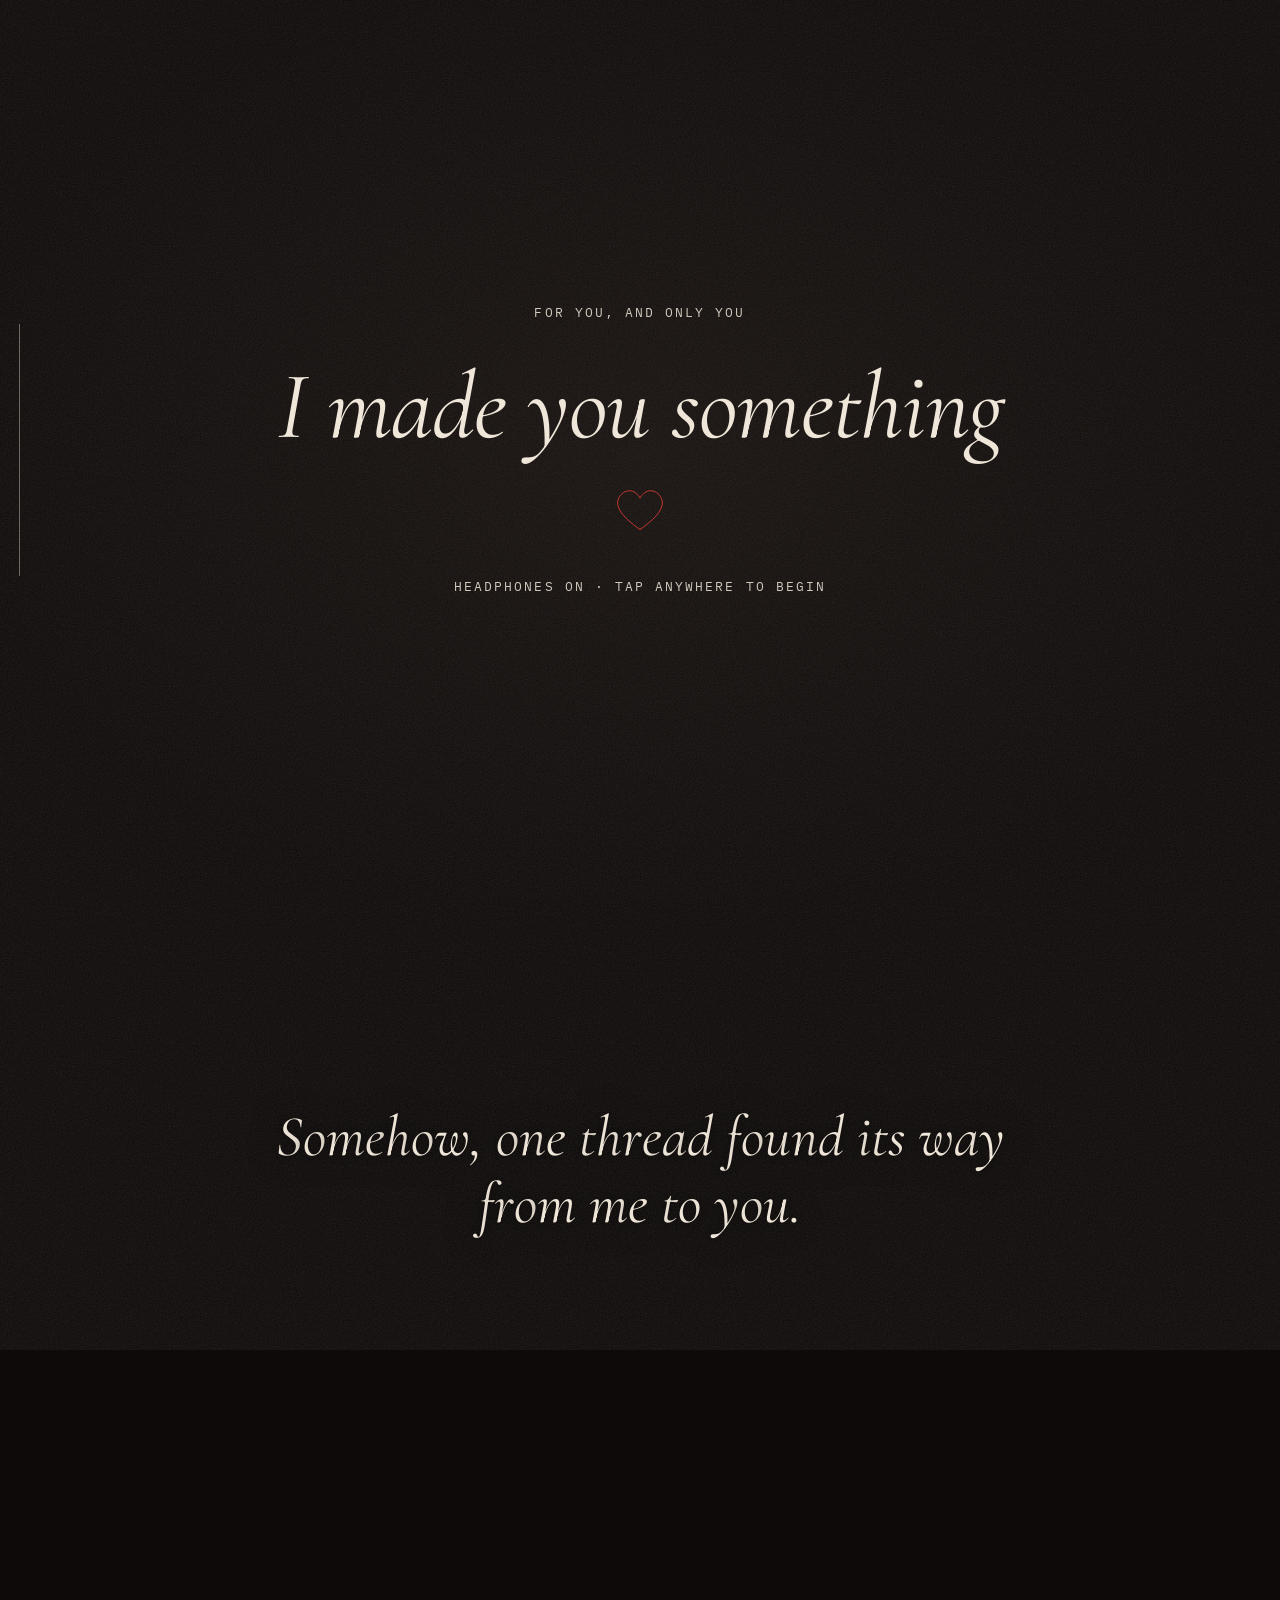
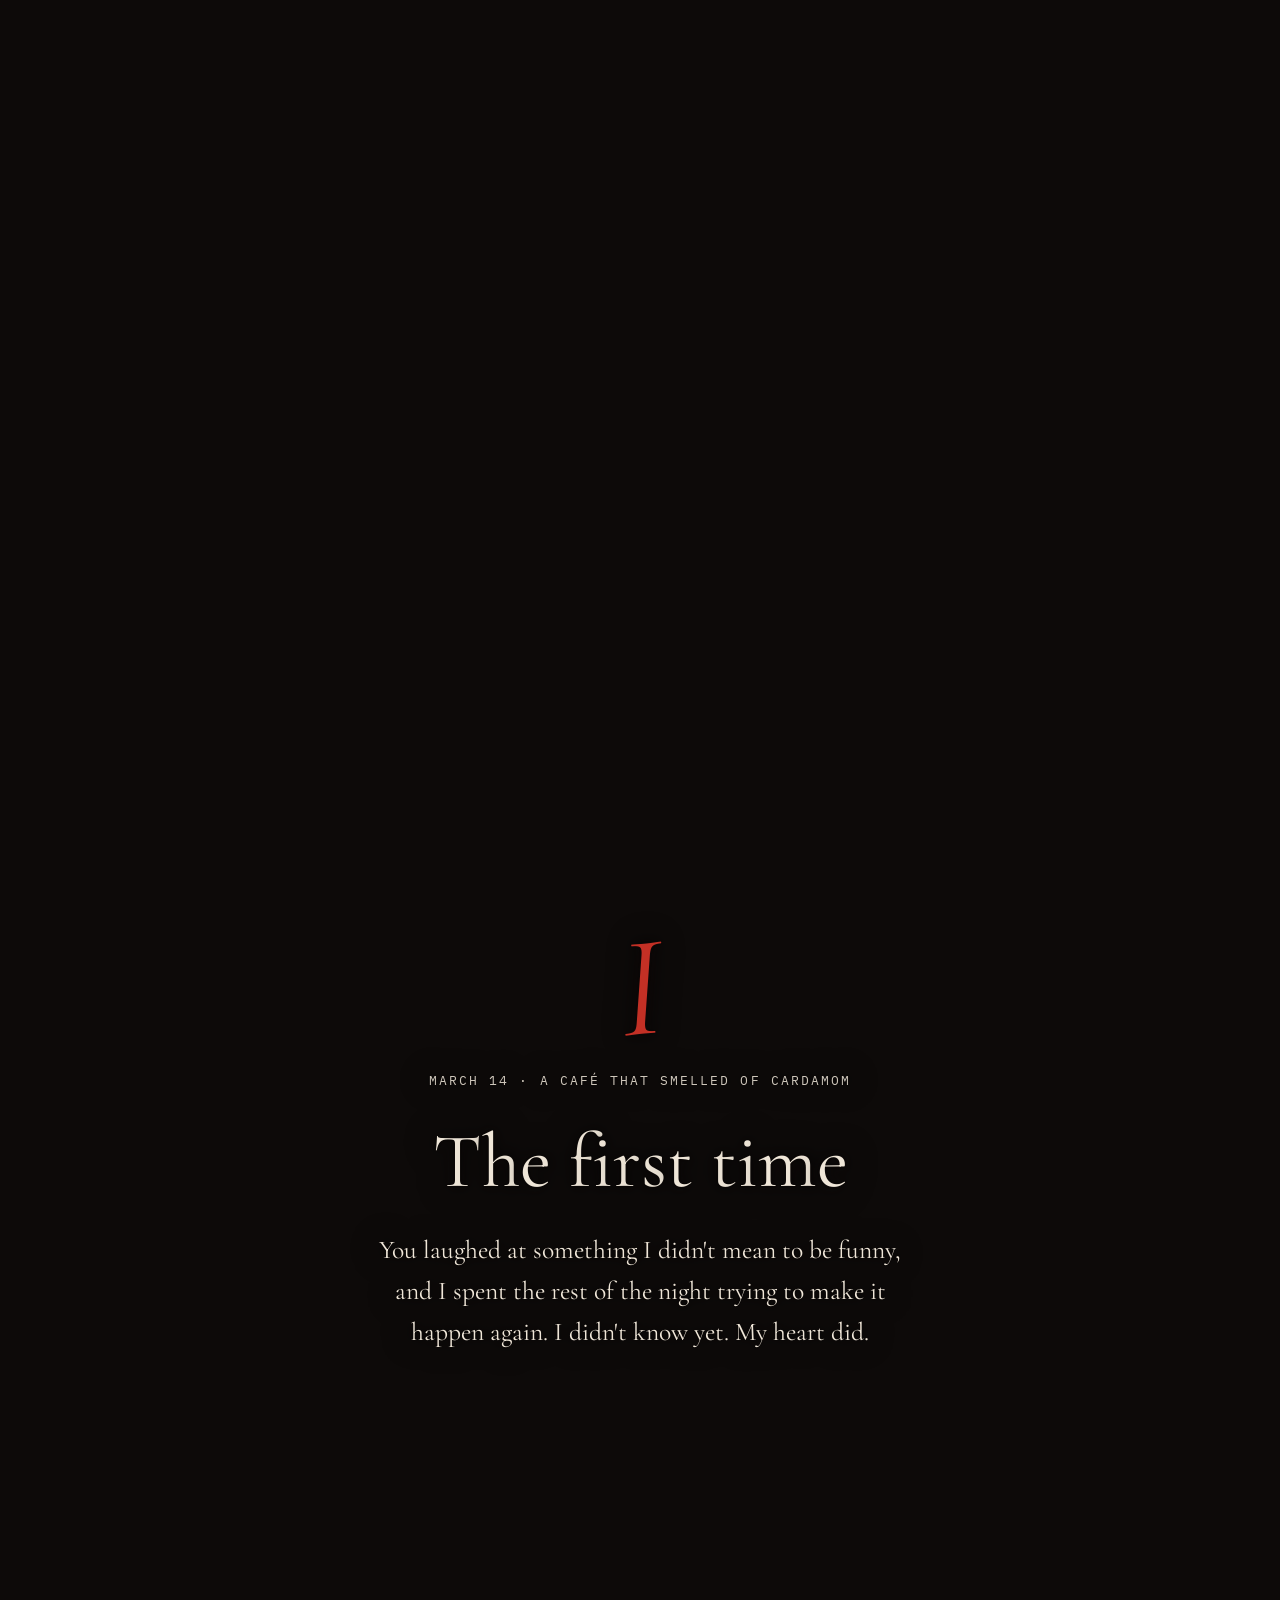
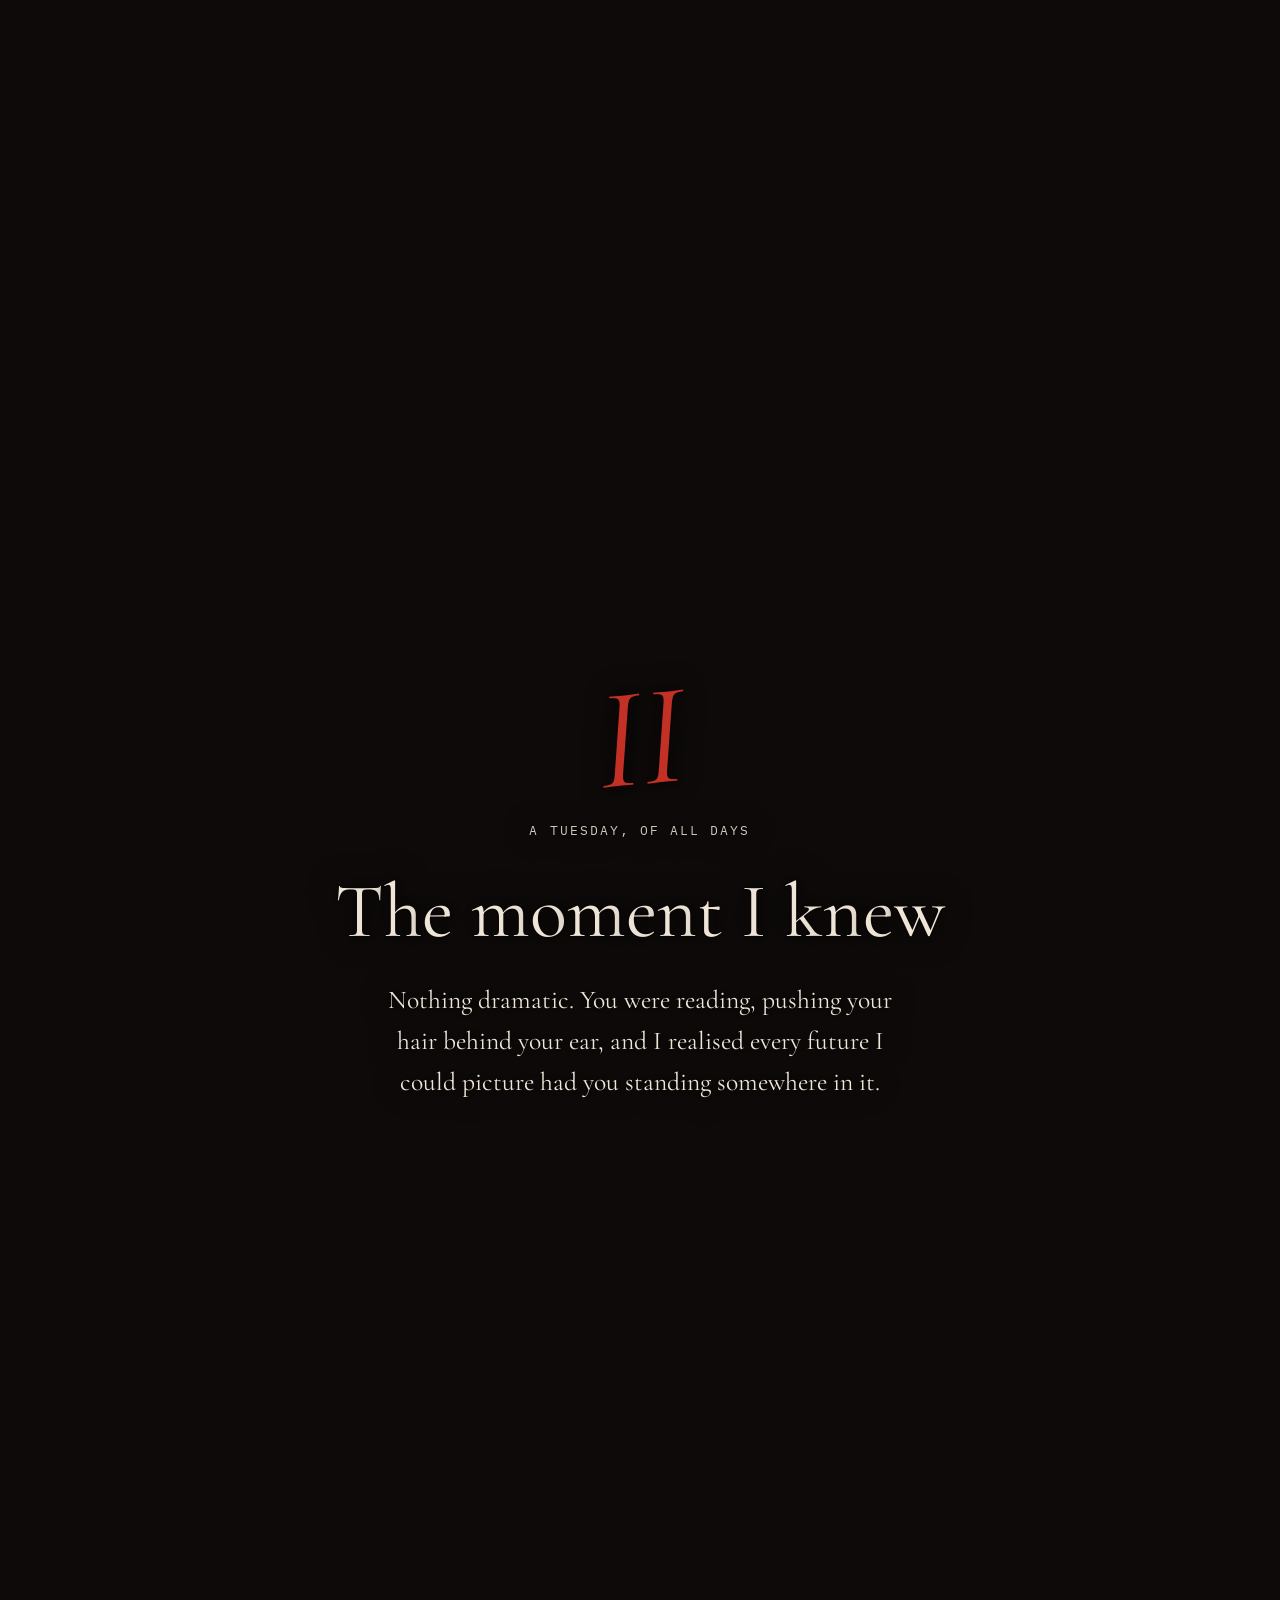
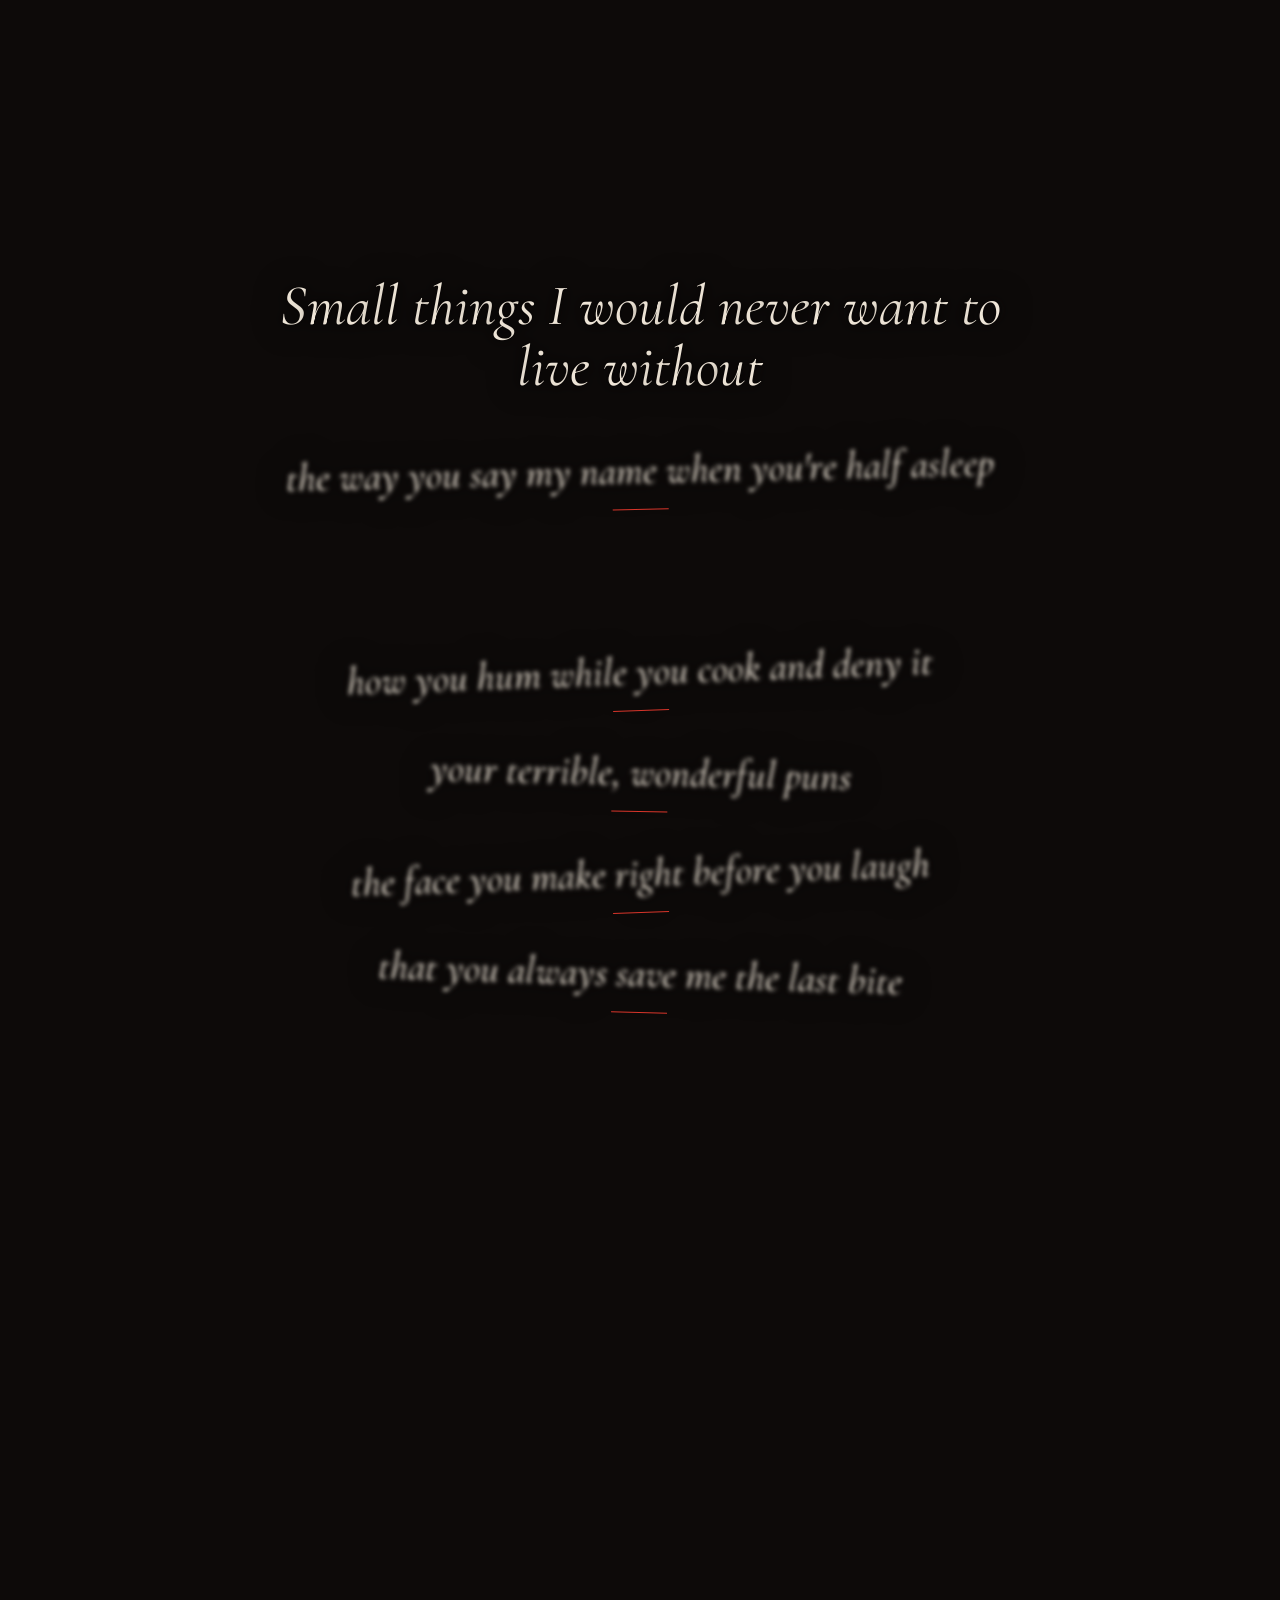
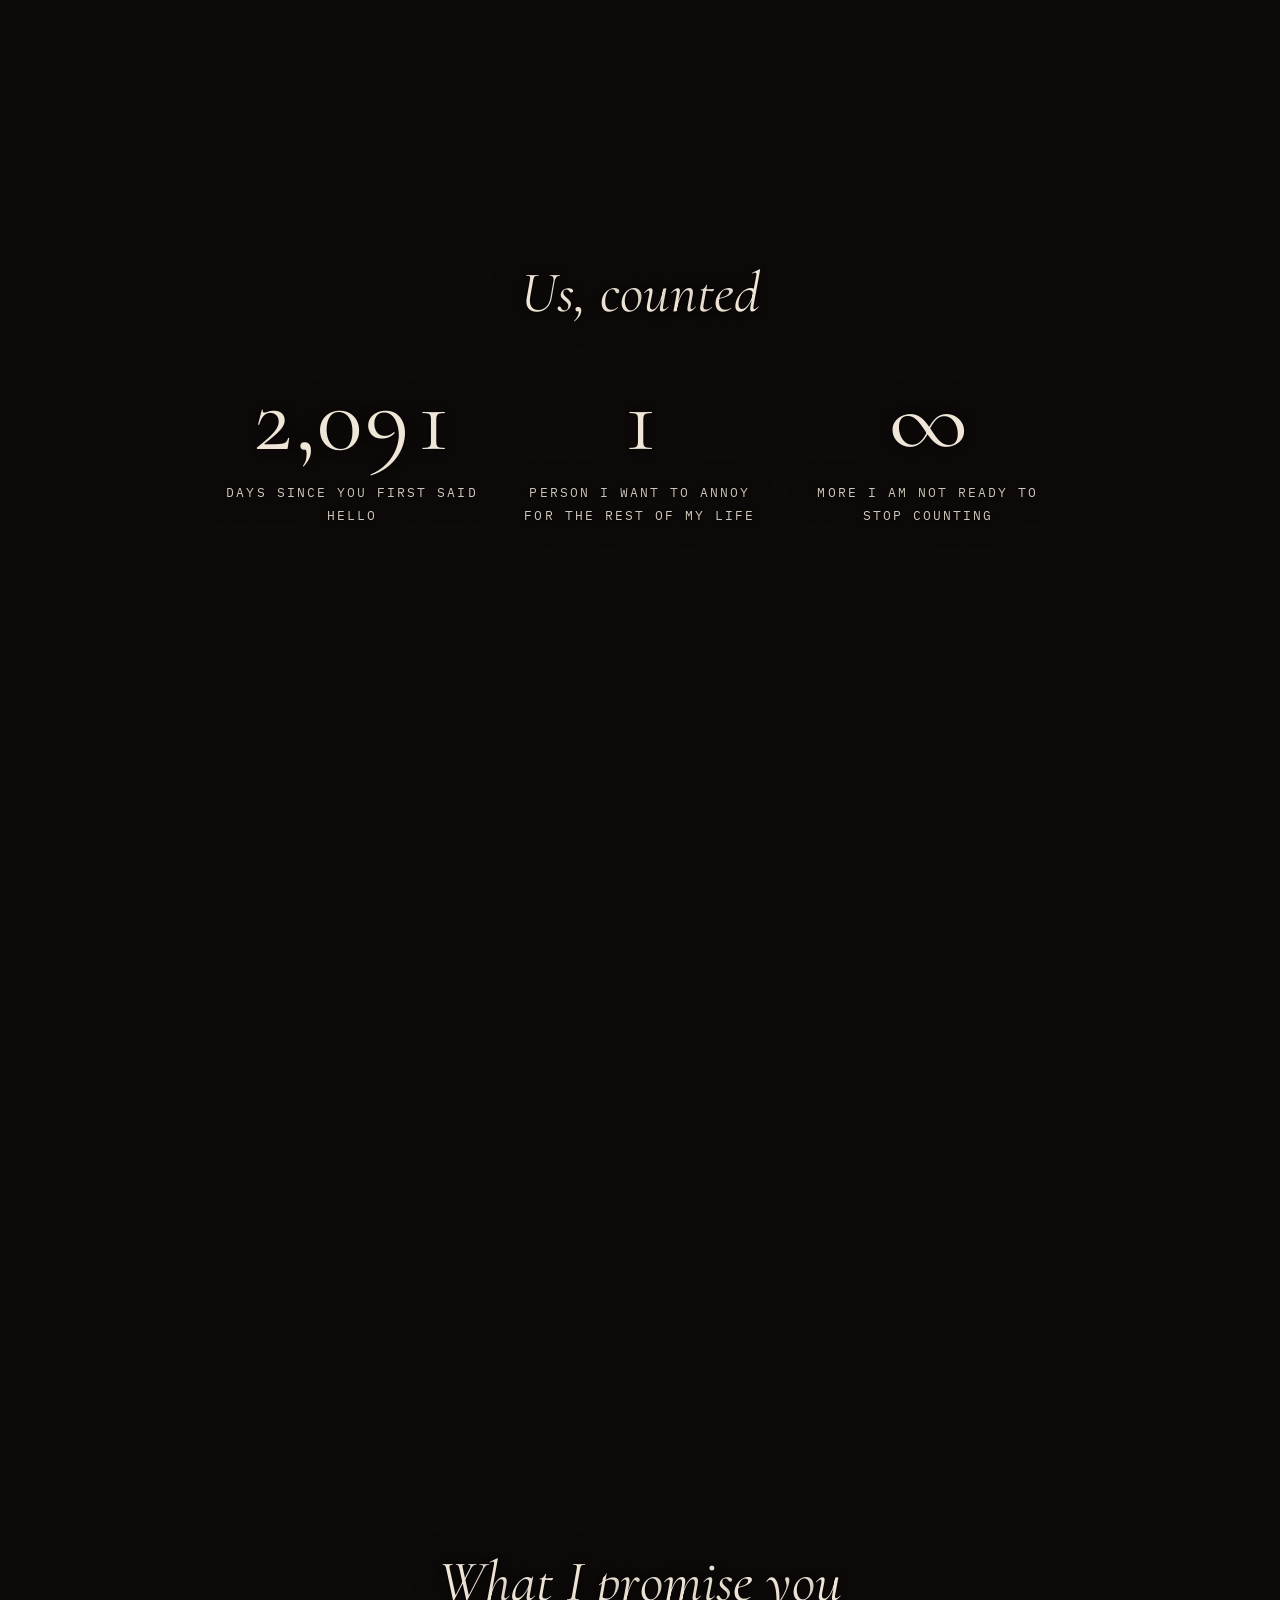
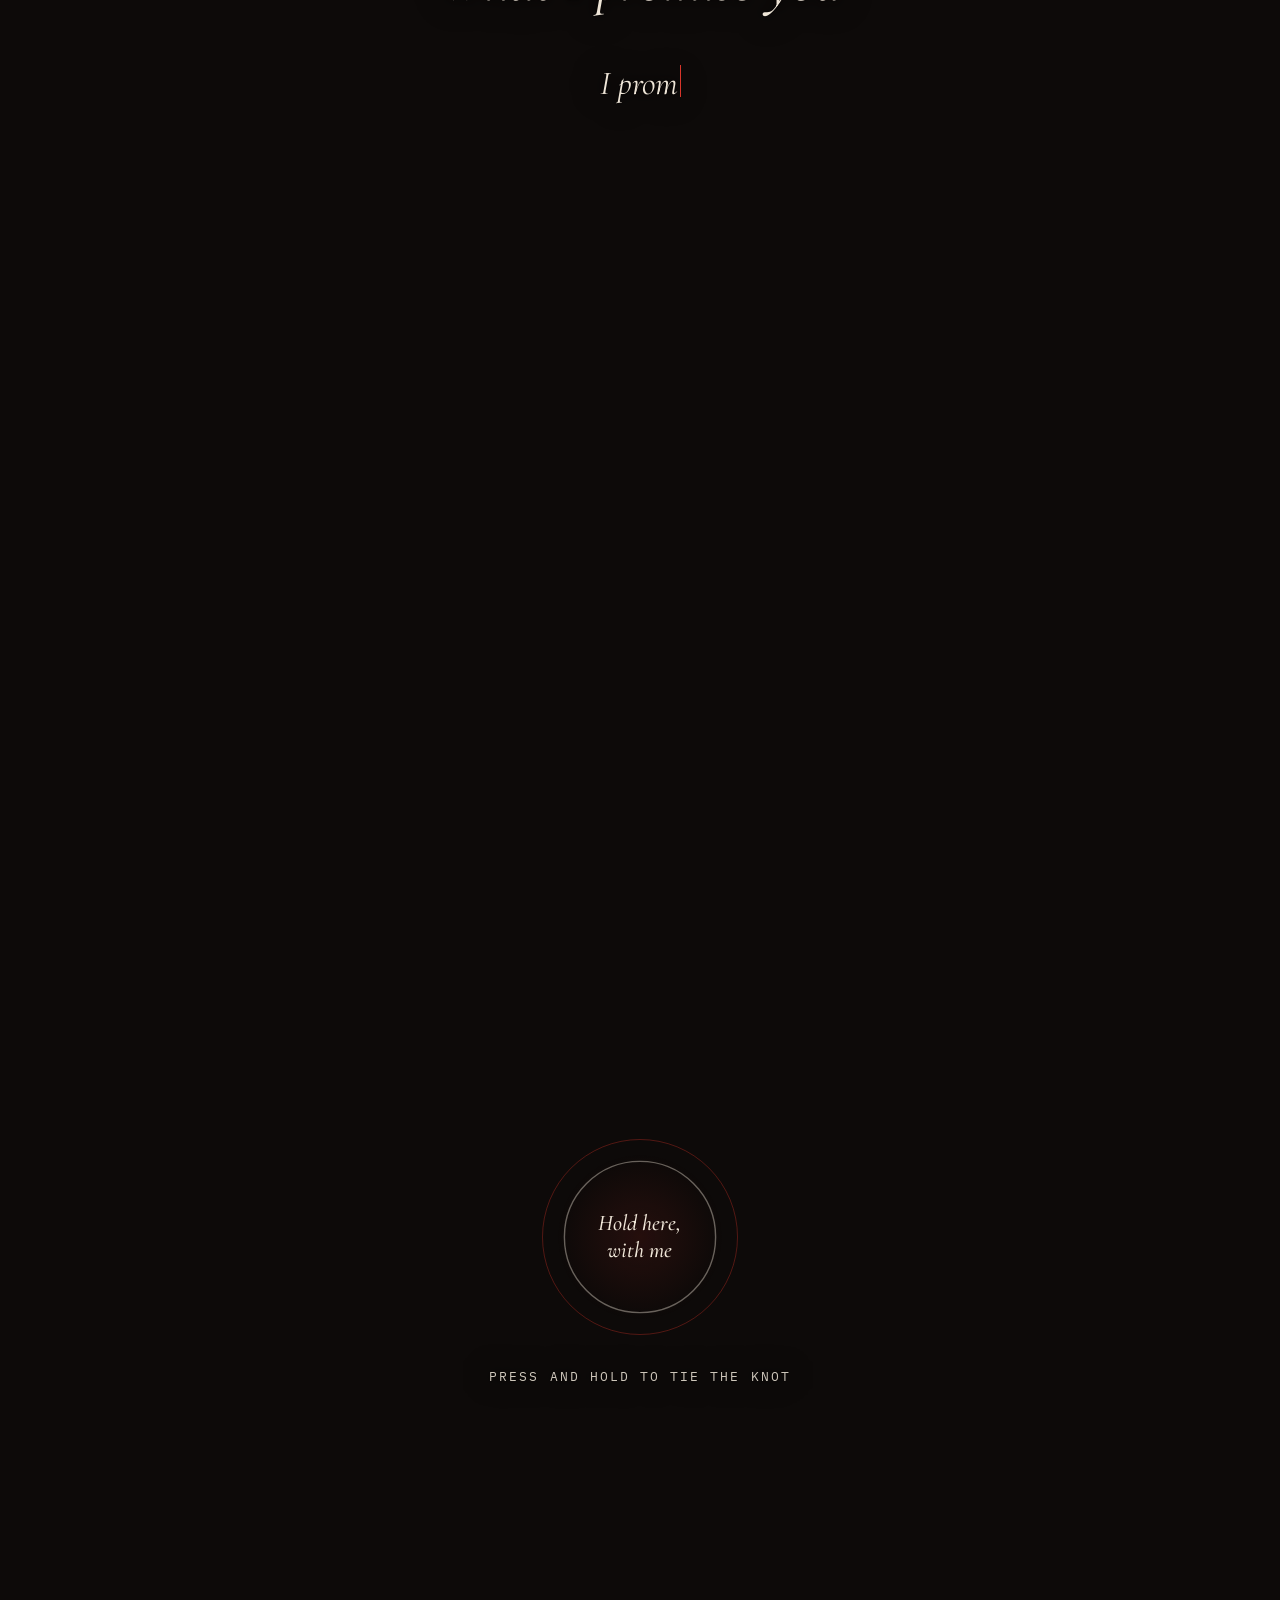
<file: index.html>
<!doctype html>
<html lang="en">
<head>
  <meta charset="utf-8" />
  <meta name="viewport" content="width=device-width, initial-scale=1, viewport-fit=cover" />
  <title>For you</title>
  <meta name="theme-color" content="#0d0a09" />
  <link rel="icon" href="data:image/svg+xml,%3Csvg xmlns='http://www.w3.org/2000/svg' viewBox='0 0 100 100'%3E%3Cpath d='M50 82C18 60 8 42 20 28c10-11 24-7 30 5 6-12 20-16 30-5 12 14 2 32-30 54z' fill='none' stroke='%23d8352a' stroke-width='6'/%3E%3C/svg%3E" />
  <link rel="preconnect" href="https://fonts.googleapis.com" />
  <link rel="preconnect" href="https://fonts.gstatic.com" crossorigin />
  <link href="https://fonts.googleapis.com/css2?family=Cormorant+Garamond:ital,wght@0,400;0,500;0,600;1,400;1,500&family=IBM+Plex+Mono:wght@300;400&family=Great+Vibes&display=swap" rel="stylesheet" />
  <link rel="stylesheet" href="css/style.css" />
  <script type="importmap">
    { "imports": { "three": "./vendor/three/three.module.js", "three/addons/": "./vendor/three/addons/" } }
  </script>
</head>
<body class="is-locked">
  <canvas id="scene" aria-hidden="true"></canvas>
  <div class="grain" aria-hidden="true"></div>
  <div class="vignette" aria-hidden="true"></div>

  <!-- The gate: nothing moves until she opens it. -->
  <div class="gate" id="gate" role="button" tabindex="0">
    <p class="mono gate__kicker" data-bind="gate.kicker"></p>
    <h1 class="gate__title" data-bind="gate.title"></h1>
    <span class="gate__seal" aria-hidden="true">
      <svg viewBox="0 0 100 100"><path d="M50 82 C18 60 8 42 20 28 C30 17 44 21 50 33 C56 21 70 17 80 28 C92 42 82 60 50 82 Z" /></svg>
    </span>
    <p class="mono gate__hint" data-bind="gate.hint"></p>
  </div>

  <button class="sound" id="sound" aria-label="Toggle music" hidden>
    <span></span><span></span><span></span><span></span>
  </button>

  <div class="progress" aria-hidden="true"><i id="progress"></i></div>

  <main id="story">
    <section class="panel panel--opening" data-scene="opening">
      <p class="lead reveal" data-bind="opening.0"></p>
      <p class="lead lead--second reveal" data-bind="opening.1"></p>
      <p class="mono scroll-cue">scroll slowly</p>
    </section>

    <!-- chapters get injected here -->
    <div id="chapters"></div>

    <section class="panel panel--things" data-scene="things">
      <h2 class="title reveal" data-bind="smallThings.title"></h2>
      <ul class="things" id="things"></ul>
    </section>

    <section class="panel panel--numbers" data-scene="numbers">
      <h2 class="title reveal" data-bind="numbers.title"></h2>
      <div class="numbers" id="numbers"></div>
    </section>

    <section class="panel panel--vows" data-scene="vows">
      <h2 class="title reveal" data-bind="vows.title"></h2>
      <ol class="vows" id="vows"></ol>
    </section>

    <section class="panel panel--knot" data-scene="knot">
      <div class="knot" id="knot">
        <button class="hold" id="hold" aria-describedby="hold-hint">
          <svg viewBox="0 0 120 120" aria-hidden="true">
            <circle class="hold__track" cx="60" cy="60" r="54" />
            <circle class="hold__fill" id="holdFill" cx="60" cy="60" r="54" />
          </svg>
          <span class="hold__label" data-bind="knot.prompt"></span>
        </button>
        <p class="mono hold__hint" id="hold-hint" data-bind="knot.hint"></p>
      </div>

      <div class="finale" id="finale" aria-live="polite">
        <p class="finale__after" data-bind="knot.after"></p>
        <!-- her name is written here in stars, by the 3D scene -->
        <p class="finale__names"><span data-bind="you"></span> <em>&amp;</em> <span data-bind="her"></span></p>
        <div class="finale__foot">
          <p class="mono finale__date" id="finaleDate"></p>
          <p class="mono finale__count" id="countdown"></p>
          <button class="envelope" id="envelope" aria-label="Open the letter">
            <span class="envelope__back"></span>
            <span class="envelope__paper"></span>
            <span class="envelope__flap"></span>
            <span class="envelope__seal"></span>
          </button>
          <p class="mono envelope__hint">one more thing</p>
        </div>
      </div>
    </section>
  </main>

  <div class="letter" id="letter" role="dialog" aria-modal="true" aria-label="A letter" hidden>
    <article class="letter__paper">
      <div class="letter__body" id="letterBody"></div>
      <p class="letter__sign" data-bind="you"></p>
      <button class="mono letter__close" id="letterClose">close</button>
    </article>
  </div>

  <script type="module">
    import { CONFIG } from './js/config.js';
    import { boot } from './js/main.js';
    boot(CONFIG, 'thread');
  </script>
</body>
</html>
</file>
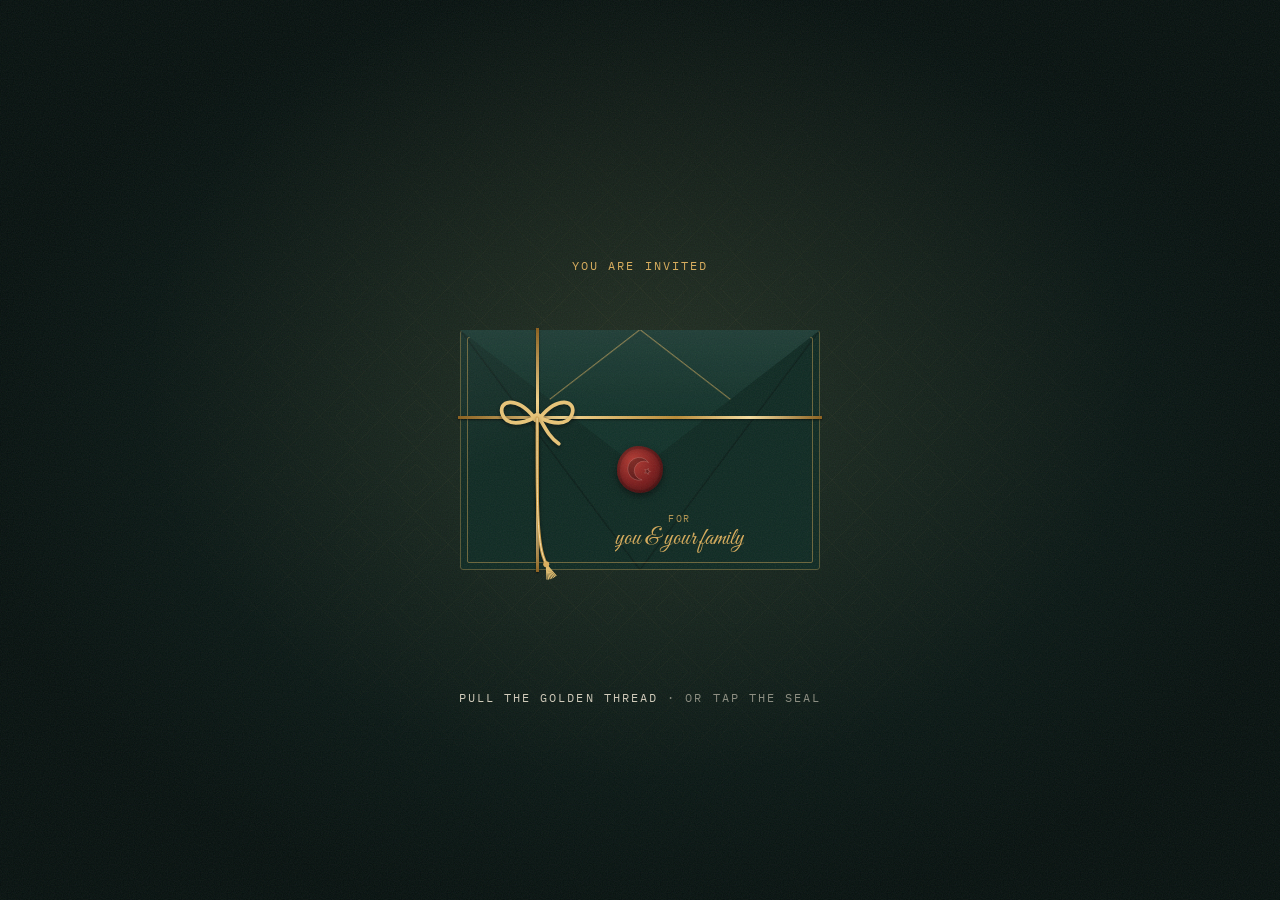
<file: card/index.html>
<!doctype html>
<html lang="en">
<head>
  <meta charset="utf-8" />
  <script>
    // Anchor relative URLs to this folder even when served at /card without a trailing slash.
    if (!location.pathname.endsWith('/') && !/\.html?$/.test(location.pathname)) {
      document.write('<base href="' + location.pathname + '/">');
    }
  </script>
  <meta name="viewport" content="width=device-width, initial-scale=1, viewport-fit=cover" />
  <title>You're invited</title>
  <meta name="description" content="An invitation, sealed with a golden thread." />
  <meta name="theme-color" content="#07110f" />
  <link rel="icon" href="data:image/svg+xml,%3Csvg xmlns='http://www.w3.org/2000/svg' viewBox='0 0 100 100'%3E%3Crect x='8' y='24' width='84' height='56' rx='3' fill='%230f2a23' stroke='%23d9ad5b' stroke-width='4'/%3E%3Cpath d='M8 26 L50 58 L92 26' fill='none' stroke='%23d9ad5b' stroke-width='4'/%3E%3C/svg%3E" />
  <link rel="preconnect" href="https://fonts.googleapis.com" />
  <link rel="preconnect" href="https://fonts.gstatic.com" crossorigin />
  <link href="https://fonts.googleapis.com/css2?family=Cormorant+Garamond:ital,wght@0,400;0,500;0,600;1,400;1,500&family=IBM+Plex+Mono:wght@400;500&family=Great+Vibes&family=Amiri:wght@400;700&display=swap" rel="stylesheet" />
  <link rel="stylesheet" href="card.css" />
</head>
<body>
  <div class="backdrop" aria-hidden="true"></div>
  <div class="grain" aria-hidden="true"></div>

  <main class="stage" id="stage">
    <p class="mono cue cue--top" id="cueTop">you are invited</p>

    <div class="env" id="env">
      <div class="env__back"></div>

      <div class="sleeve" id="sleeve">
        <article class="card" id="card" aria-label="Wedding invitation">
          <div class="dio" id="dio">
            <!-- deepest: the night sky seen through the arch -->
            <div class="layer layer--sky" style="--z: -90px">
              <div class="stars" id="stars"></div>
              <svg class="moon" viewBox="0 0 100 100" aria-hidden="true">
                <path d="M79.81 26.16 A40.50 40.50 0 1 0 56.97 88.72 A33.75 33.75 0 1 1 79.81 26.16 Z" />
              </svg>
              <p class="sky__bismillah" lang="ar" dir="rtl" data-bind="bismillah"></p>
            </div>

            <!-- domes on the horizon -->
            <div class="layer layer--skyline" style="--z: -50px">
              <svg viewBox="0 0 90 140" preserveAspectRatio="none" aria-hidden="true">
                <g class="skyline">
                  <path d="M10 62 V54 H80 V62 Z" />
                  <path d="M33 54 Q33 41 45 38.5 Q57 41 57 54 Z" />
                  <path d="M44.6 38.6 V34.5 H45.4 V38.6 Z" />
                  <path d="M19 55 Q19 48.5 25 47.5 Q31 48.5 31 55 Z" />
                  <path d="M59 55 Q59 48.5 65 47.5 Q71 48.5 71 55 Z" />
                  <path d="M13.2 56 V39 L14.5 35.5 L15.8 39 V56 Z" />
                  <path d="M74.2 56 V39 L75.5 35.5 L76.8 39 V56 Z" />
                </g>
                <g class="windows">
                  <path d="M41 50 h1.2 v2.4 h-1.2z M44.4 49 h1.2 v3.4 h-1.2z M47.8 50 h1.2 v2.4 h-1.2z M24.4 51.5 h1.2 v2 h-1.2z M64.4 51.5 h1.2 v2 h-1.2z" />
                </g>
              </svg>
            </div>

            <!-- a gilded inner arch, one sheet of paper behind the front -->
            <div class="layer layer--gild" style="--z: -22px">
              <svg viewBox="0 0 90 140" preserveAspectRatio="none" aria-hidden="true">
                <path fill-rule="evenodd" d="M0 0 H90 V140 H0 Z M19 57 V37 A31 31 0 0 1 45 13 A31 31 0 0 1 71 37 V57 Z" />
              </svg>
            </div>

            <!-- the front sheet, with the words -->
            <div class="layer layer--front" style="--z: 0px">
              <svg viewBox="0 0 90 140" preserveAspectRatio="none" aria-hidden="true">
                <defs>
                  <filter id="paper" x="0" y="0" width="100%" height="100%">
                    <feTurbulence type="fractalNoise" baseFrequency="1.4" numOctaves="2" seed="7" result="n" />
                    <feColorMatrix in="n" type="matrix" values="0 0 0 0 0.35  0 0 0 0 0.28  0 0 0 0 0.18  0 0 0 0.22 0" result="tint" />
                    <feComposite in="tint" in2="SourceAlpha" operator="in" result="tex" />
                    <feMerge><feMergeNode in="SourceGraphic" /><feMergeNode in="tex" /></feMerge>
                  </filter>
                  <linearGradient id="foil" x1="0" y1="0" x2="1" y2="1">
                    <stop offset="0" stop-color="#f6dc9c" />
                    <stop offset="0.45" stop-color="#b8862f" />
                    <stop offset="0.7" stop-color="#f3d58e" />
                    <stop offset="1" stop-color="#9c6d22" />
                  </linearGradient>
                </defs>
                <path class="front__paper" filter="url(#paper)" fill-rule="evenodd" d="M0 0 H90 V140 H0 Z M16 60 V36 A34 34 0 0 1 45 10 A34 34 0 0 1 74 36 V60 Z" />
                <path class="front__foil" d="M16 60 V36 A34 34 0 0 1 45 10 A34 34 0 0 1 74 36 V60 Z" />
                <rect class="front__foil" x="3.2" y="3.2" width="83.6" height="133.6" />
              </svg>

              <div class="words">
                <p class="hosts" data-bind="hosts"></p>
                <h1 class="names"><span data-bind="names.0"></span><em>&amp;</em><span data-bind="names.1"></span></h1>
                <p class="invite" data-bind="invite"></p>
                <p class="divider" aria-hidden="true">
                  <svg viewBox="0 0 100 100"><path d="M79.81 26.16 A40.50 40.50 0 1 0 56.97 88.72 A33.75 33.75 0 1 1 79.81 26.16 Z M79.58 47.73 L74.36 53.71 L66.76 51.39 L70.84 58.21 L66.29 64.72 L74.03 62.95 L78.81 69.29 L79.52 61.38 L87.03 58.79 L79.73 55.67 Z" /></svg>
                </p>
                <p class="date" id="date"></p>
                <ul class="events" id="events"></ul>
                <p class="verse"><span lang="ar" dir="rtl" data-bind="verse.arabic"></span><small data-bind="verse.english"></small></p>
              </div>
            </div>

            <!-- closest: two lanterns, hanging in front of everything -->
            <div class="layer layer--lanterns" style="--z: 40px">
              <div class="lantern" style="--x: 21%; --len: 19%; --s: 1">
                <i class="lantern__string"></i>
                <div class="lantern__body">
                  <i class="lantern__glow"></i>
                  <svg viewBox="0 0 24 40" aria-hidden="true">
                    <path class="l-metal" d="M11 0 h2 v3 h-2z M7 9.5 Q12 1.5 17 9.5 Z M8 33 H16 L12 39.5 Z" />
                    <path class="l-metal" fill-rule="evenodd" d="M6 10 H18 L21 21 L18 32 H6 L3 21 Z M9 28 V17 Q12 12.5 15 17 V28 Z M4.6 21 L6.6 13 V28.5 Z M19.4 21 L17.4 13 V28.5 Z" />
                    <path class="l-light" d="M9 28 V17 Q12 12.5 15 17 V28 Z M4.6 21 L6.6 13 V28.5 Z M19.4 21 L17.4 13 V28.5 Z" />
                  </svg>
                </div>
              </div>
              <div class="lantern" style="--x: 79%; --len: 27%; --s: 0.82">
                <i class="lantern__string"></i>
                <div class="lantern__body">
                  <i class="lantern__glow"></i>
                  <svg viewBox="0 0 24 40" aria-hidden="true">
                    <path class="l-metal" d="M11 0 h2 v3 h-2z M7 9.5 Q12 1.5 17 9.5 Z M8 33 H16 L12 39.5 Z" />
                    <path class="l-metal" fill-rule="evenodd" d="M6 10 H18 L21 21 L18 32 H6 L3 21 Z M9 28 V17 Q12 12.5 15 17 V28 Z M4.6 21 L6.6 13 V28.5 Z M19.4 21 L17.4 13 V28.5 Z" />
                    <path class="l-light" d="M9 28 V17 Q12 12.5 15 17 V28 Z M4.6 21 L6.6 13 V28.5 Z M19.4 21 L17.4 13 V28.5 Z" />
                  </svg>
                </div>
              </div>
            </div>
          </div>
        </article>
      </div>

      <div class="env__pocket">
        <p class="env__to"><small class="mono">for</small><span id="guest"></span></p>
      </div>
      <div class="env__flap" id="flap">
        <div class="flap__face flap__face--front"></div>
        <div class="flap__face flap__face--back"></div>
      </div>
      <button class="seal" id="seal" aria-label="Open the invitation">
        <svg viewBox="0 0 100 100" aria-hidden="true"><path d="M79.81 26.16 A40.50 40.50 0 1 0 56.97 88.72 A33.75 33.75 0 1 1 79.81 26.16 Z M79.58 47.73 L74.36 53.71 L66.76 51.39 L70.84 58.21 L66.29 64.72 L74.03 62.95 L78.81 69.29 L79.52 61.38 L87.03 58.79 L79.73 55.67 Z" /></svg>
      </button>
      <i class="band band--h" id="bandH"></i>
      <i class="band band--v" id="bandV"></i>
      <svg class="bow" id="bow" viewBox="-30 -20 60 40" aria-hidden="true">
        <path d="M-2 0 C-14 -16 -28 -12 -24 -2 C-21 6 -10 4 -2 0 Z" />
        <path d="M2 0 C14 -16 28 -12 24 -2 C21 6 10 4 2 0 Z" />
        <path d="M2 1 C6 8 9 14 15 18" />
        <circle cx="0" cy="0" r="3.4" />
      </svg>
    </div>

    <p class="mono cue cue--bottom" id="cueBottom">pull the golden thread <span>· or tap the seal</span></p>

    <nav class="actions" id="actions" aria-label="Invitation actions">
      <button class="act" id="saveDate">Save the date</button>
      <a class="act" id="directions" target="_blank" rel="noopener">Directions</a>
      <a class="act act--gold" id="rsvp" target="_blank" rel="noopener">RSVP</a>
      <p class="mono countdown" id="countdown"></p>
    </nav>
  </main>

  <canvas class="rope" id="rope" aria-hidden="true"></canvas>

  <script type="module" src="card.js"></script>
</body>
</html>
</file>
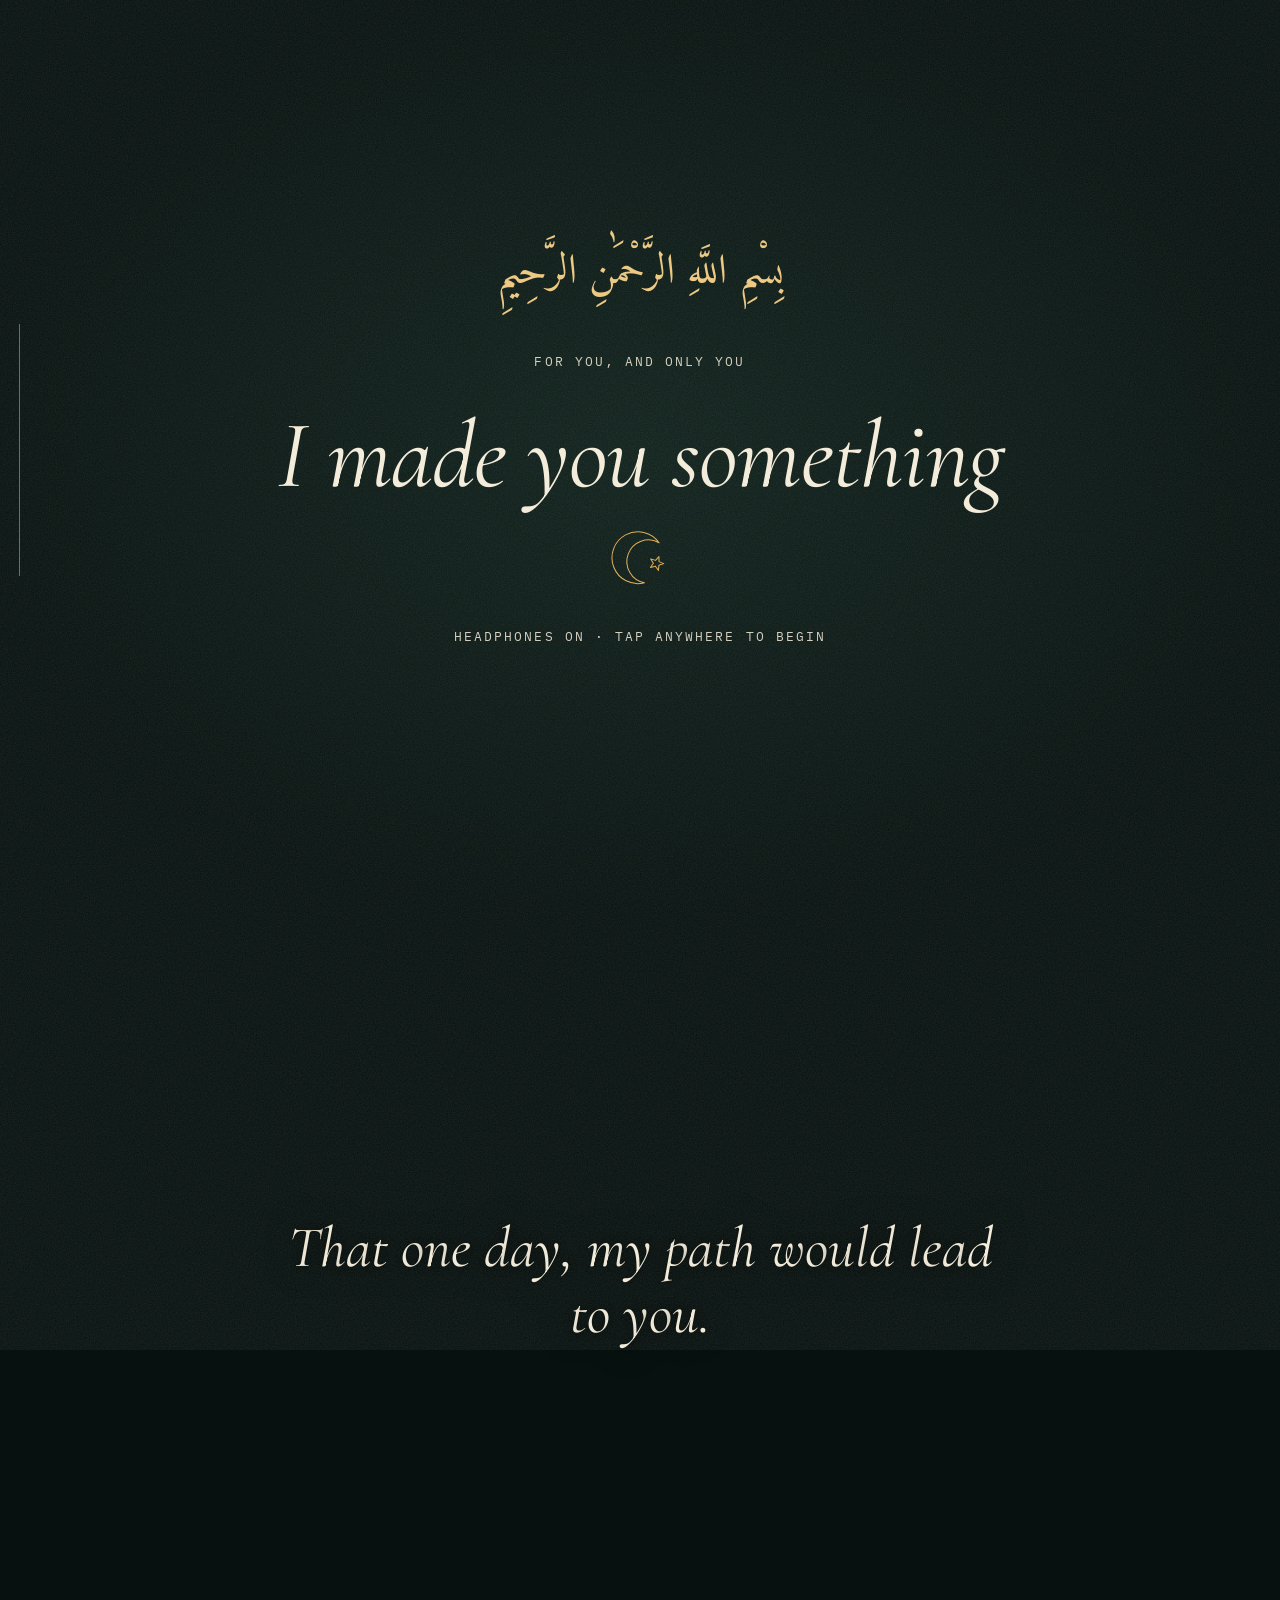
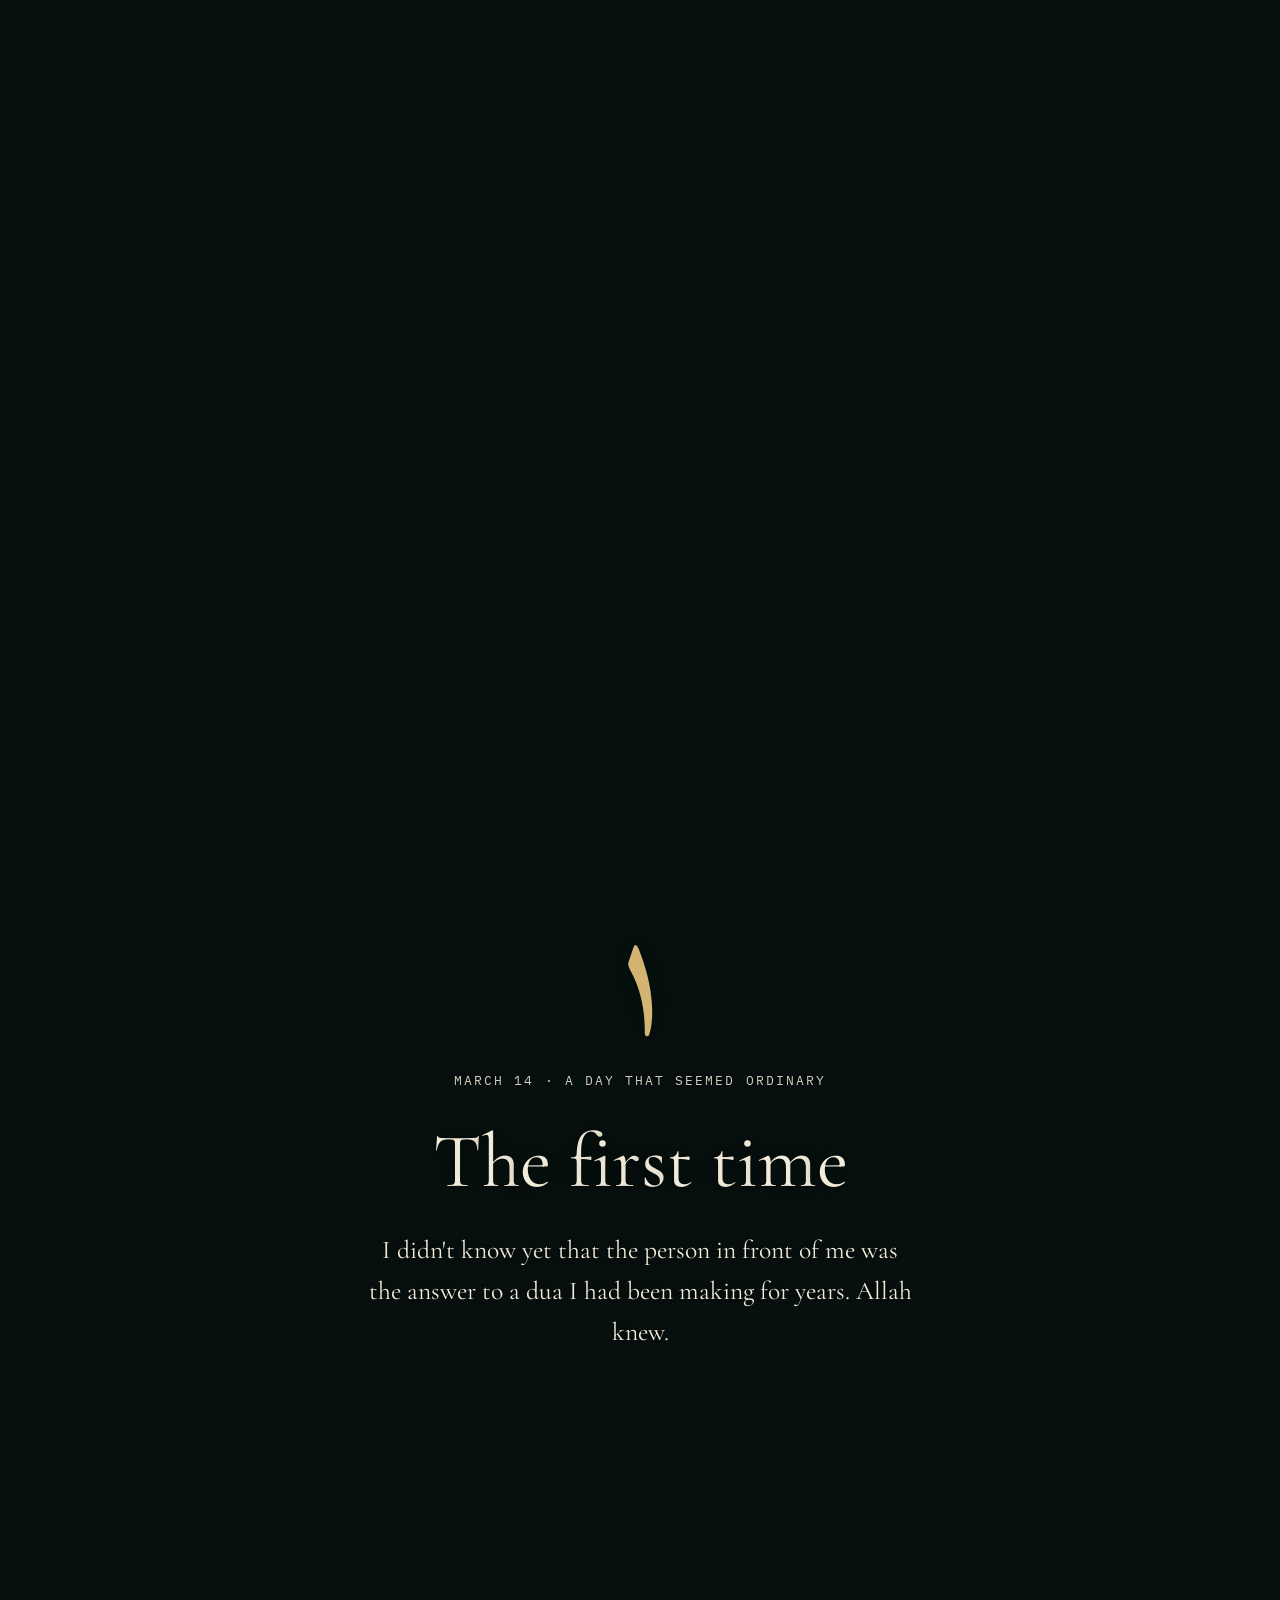
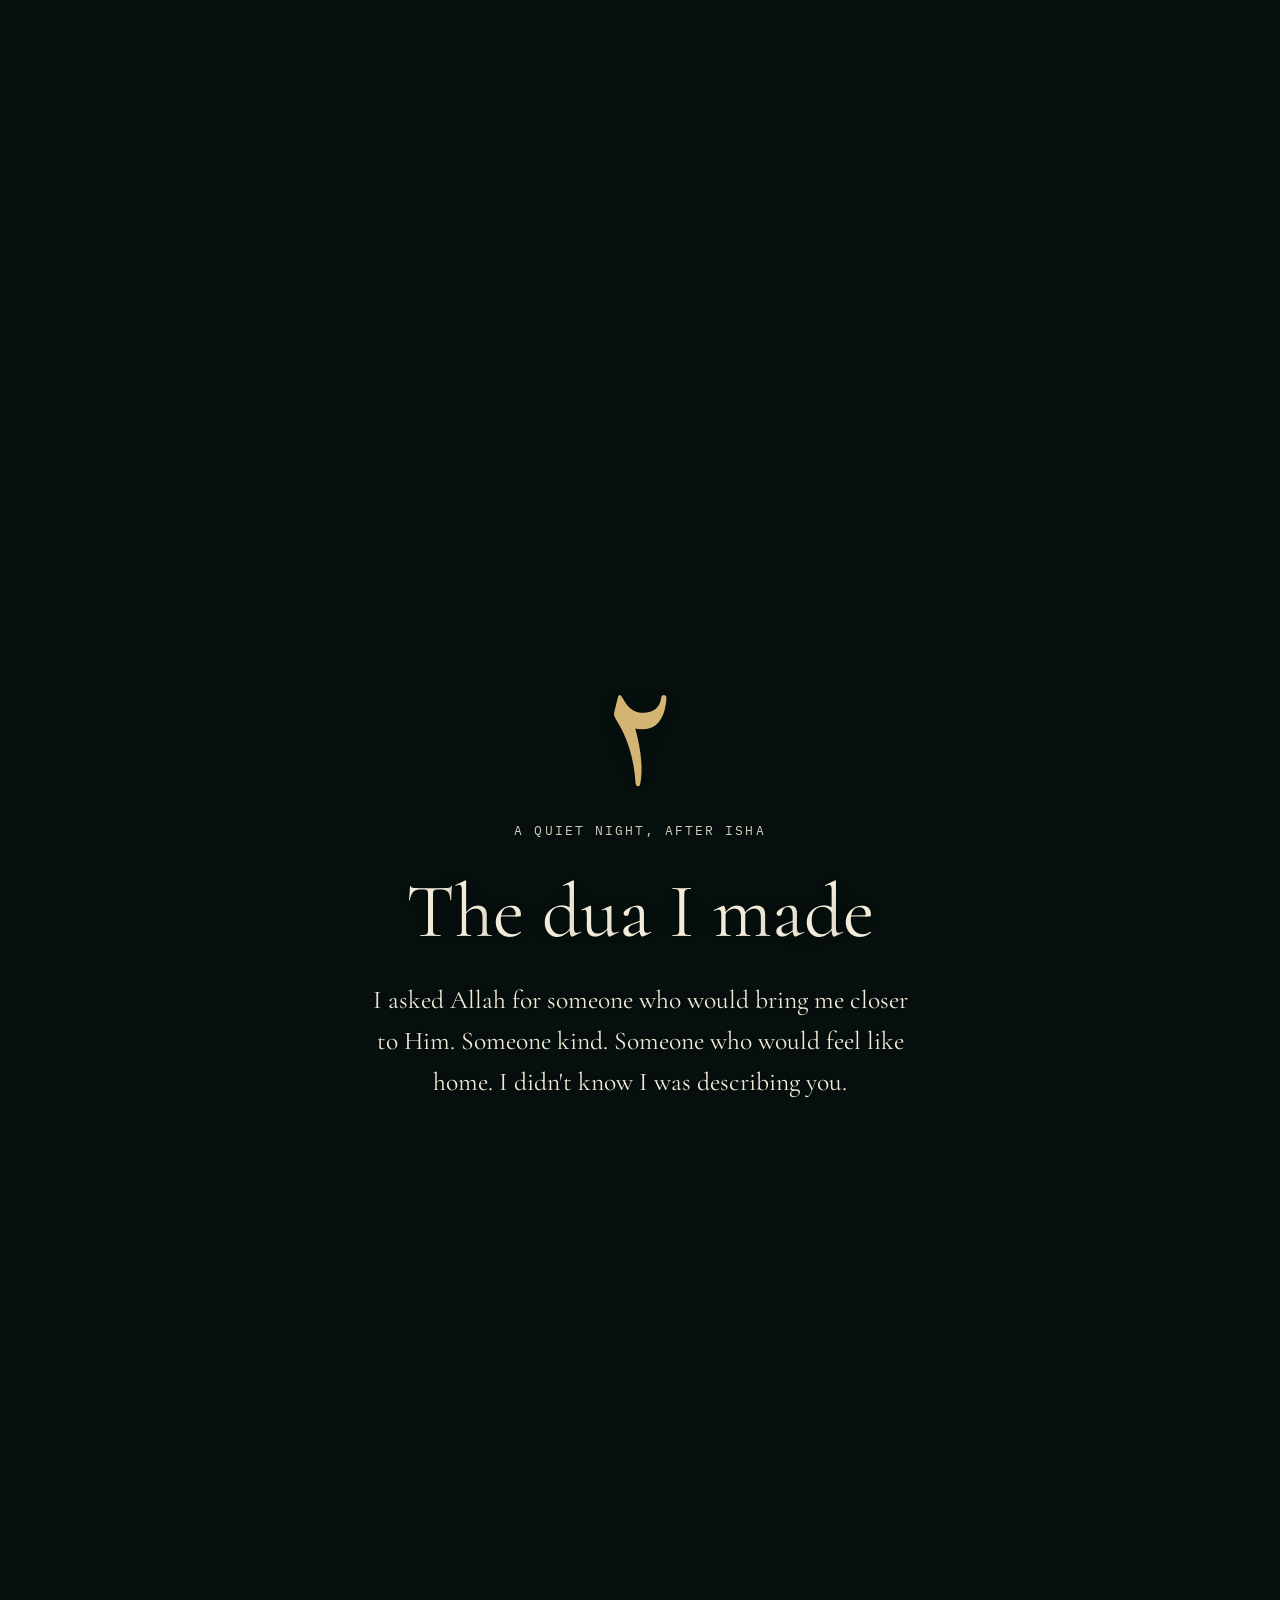
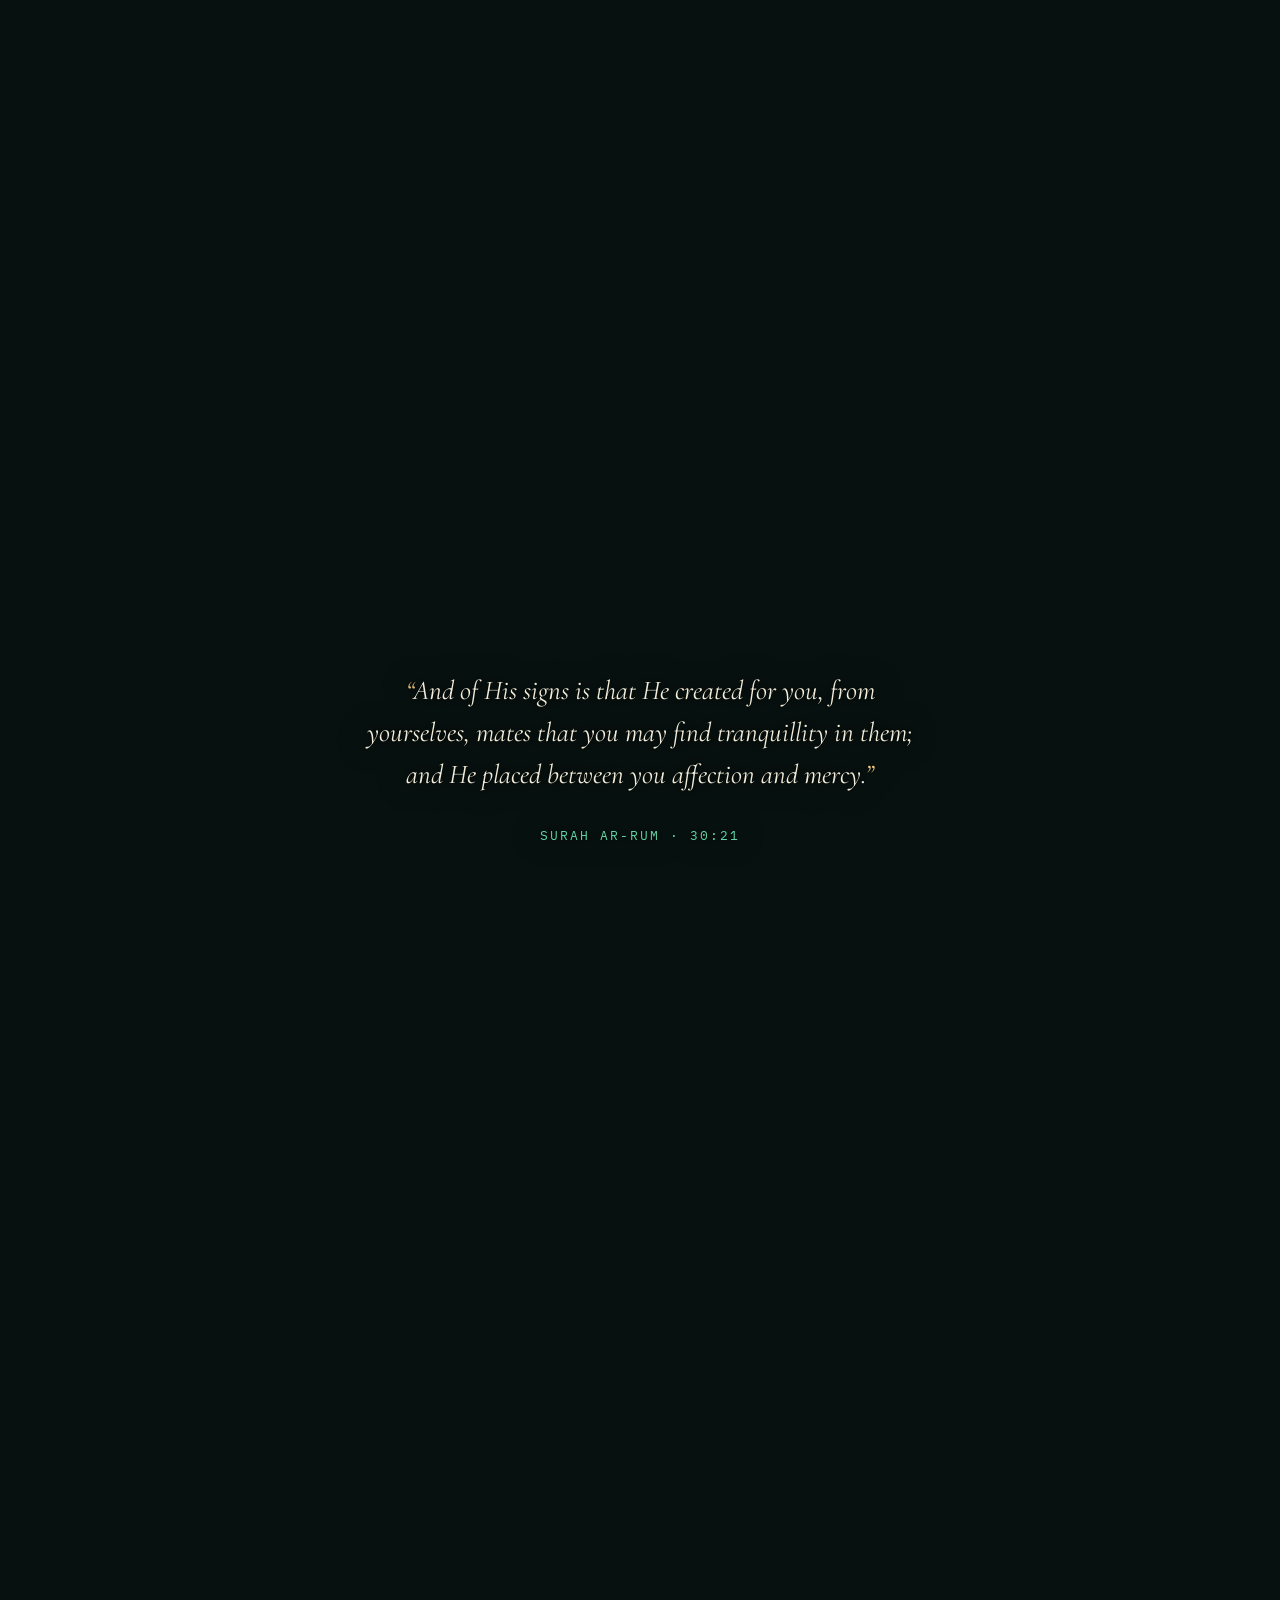
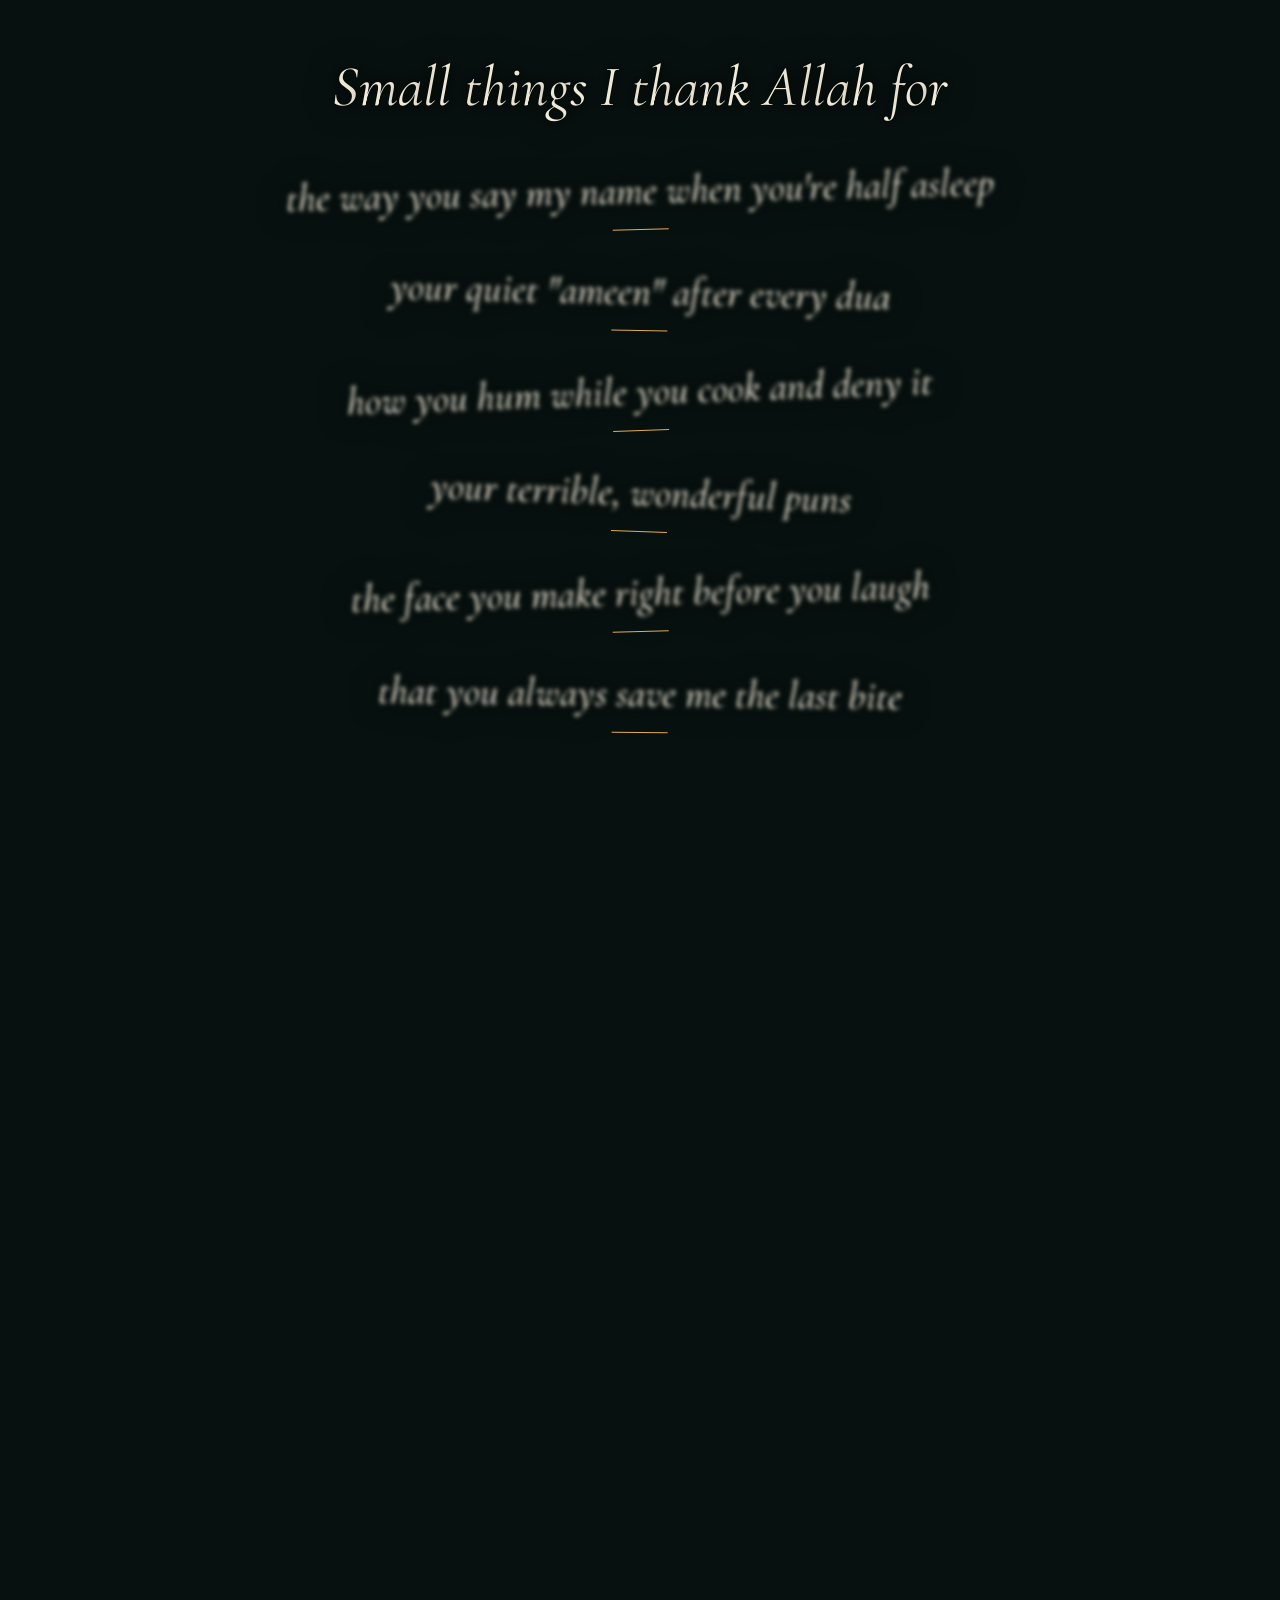
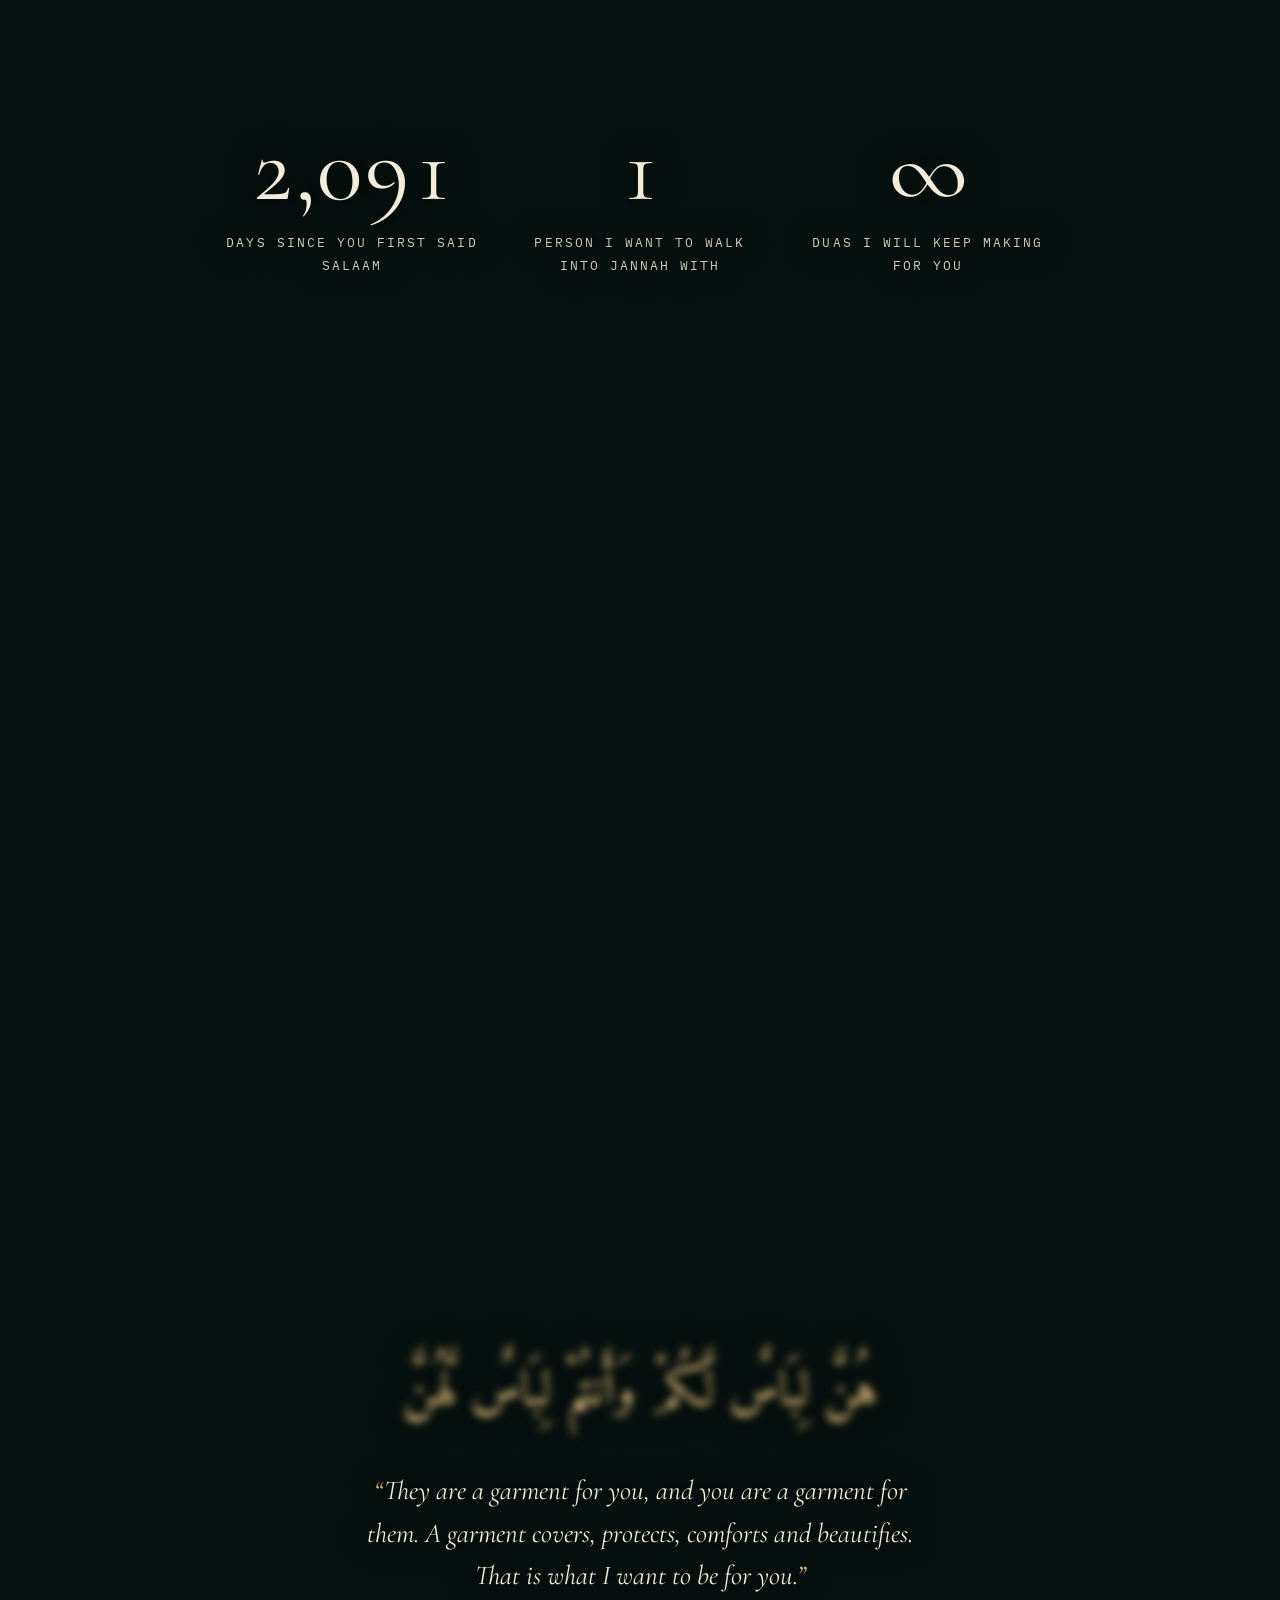
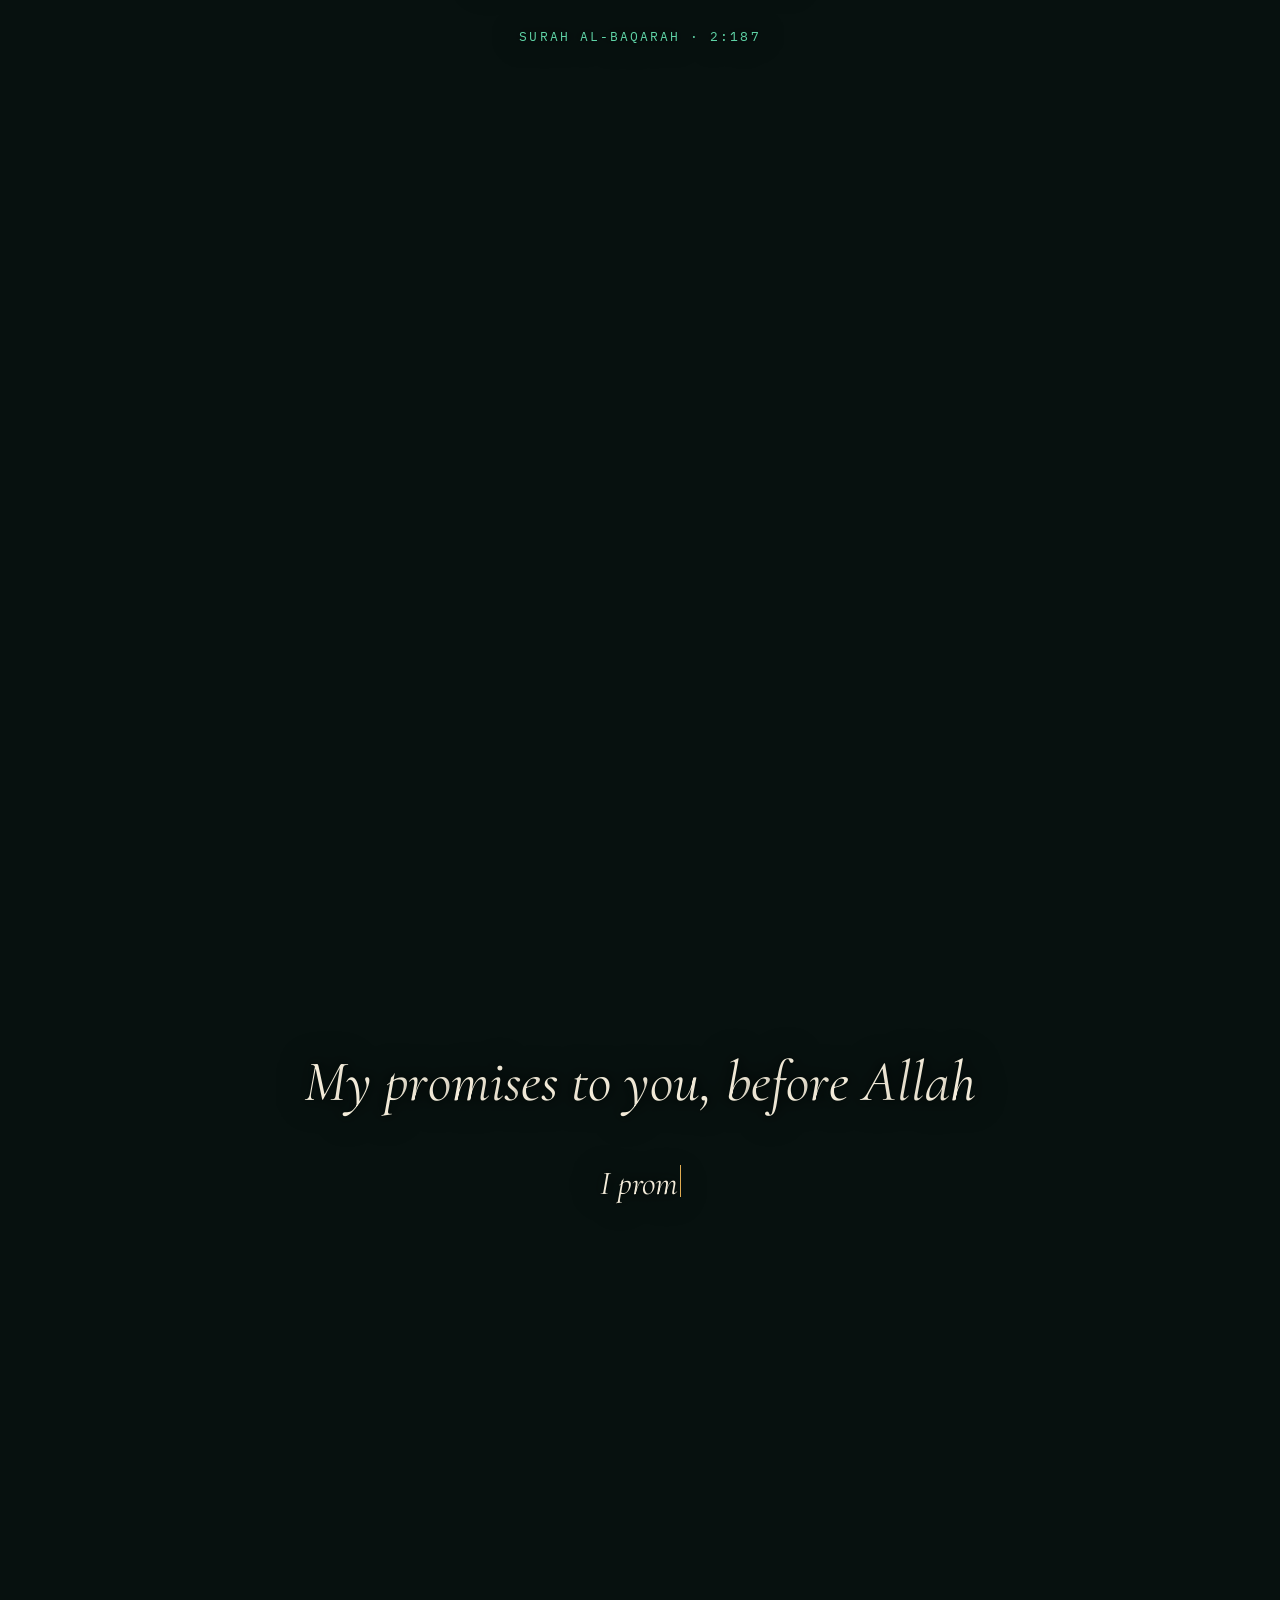
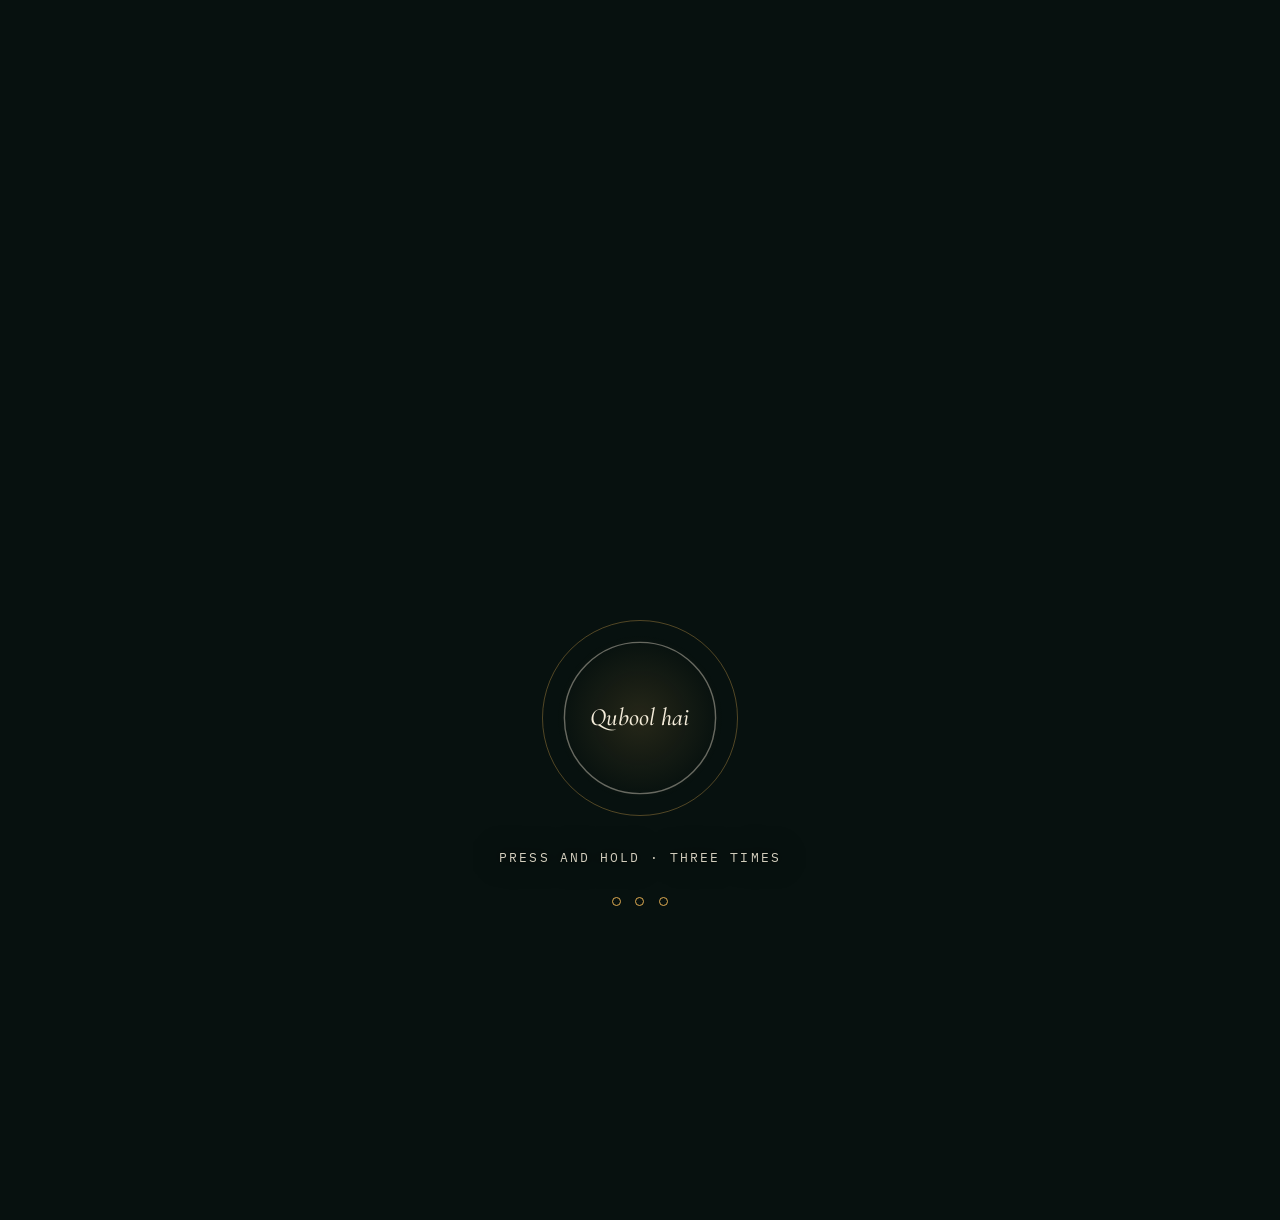
<file: islamic/index.html>
<!doctype html>
<html lang="en">
<head>
  <meta charset="utf-8" />
  <script>
    // Some servers (Live Server, serve, Vercel, Netlify) open this page at /islamic without the
    // trailing slash, which would send every relative URL to the parent folder. Anchor them here.
    if (!location.pathname.endsWith('/') && !/\.html?$/.test(location.pathname)) {
      document.write('<base href="' + location.pathname + '/">');
    }
  </script>
  <meta name="viewport" content="width=device-width, initial-scale=1, viewport-fit=cover" />
  <title>For you, Afreen</title>
  <meta name="theme-color" content="#07110f" />
  <link rel="icon" href="data:image/svg+xml,%3Csvg xmlns='http://www.w3.org/2000/svg' viewBox='0 0 100 100'%3E%3Cpath d='M79.81%2026.16%20A40.50%2040.50%200%201%200%2056.97%2088.72%20A33.75%2033.75%200%201%201%2079.81%2026.16%20Z%20M79.58%2047.73%20L74.36%2053.71%20L66.76%2051.39%20L70.84%2058.21%20L66.29%2064.72%20L74.03%2062.95%20L78.81%2069.29%20L79.52%2061.38%20L87.03%2058.79%20L79.73%2055.67%20Z' fill='none' stroke='%23e0ac52' stroke-width='6'/%3E%3C/svg%3E" />
  <link rel="preconnect" href="https://fonts.googleapis.com" />
  <link rel="preconnect" href="https://fonts.gstatic.com" crossorigin />
  <link href="https://fonts.googleapis.com/css2?family=Cormorant+Garamond:ital,wght@0,400;0,500;0,600;1,400;1,500&family=IBM+Plex+Mono:wght@300;400&family=Great+Vibes&family=Amiri:ital,wght@0,400;0,700;1,400&display=swap" rel="stylesheet" />
  <link rel="stylesheet" href="../css/style.css" />
  <link rel="stylesheet" href="islamic.css" />
  <script type="importmap">
    { "imports": { "three": "../vendor/three/three.module.js", "three/addons/": "../vendor/three/addons/" } }
  </script>
</head>
<body class="is-locked theme-islamic">
  <canvas id="scene" aria-hidden="true"></canvas>
  <div class="grain" aria-hidden="true"></div>
  <div class="pattern" aria-hidden="true"></div>
  <div class="vignette" aria-hidden="true"></div>

  <!-- The gate: nothing moves until she opens it. -->
  <div class="gate" id="gate" role="button" tabindex="0">
    <p class="arabic gate__bismillah" lang="ar" dir="rtl" data-bind="gate.bismillah"></p>
    <p class="mono gate__kicker" data-bind="gate.kicker"></p>
    <h1 class="gate__title" data-bind="gate.title"></h1>
    <span class="gate__seal" aria-hidden="true">
      <svg viewBox="0 0 100 100"><path pathLength="100" d="M79.81 26.16 A40.50 40.50 0 1 0 56.97 88.72 A33.75 33.75 0 1 1 79.81 26.16 Z M79.58 47.73 L74.36 53.71 L66.76 51.39 L70.84 58.21 L66.29 64.72 L74.03 62.95 L78.81 69.29 L79.52 61.38 L87.03 58.79 L79.73 55.67 Z" /></svg>
    </span>
    <p class="mono gate__hint" data-bind="gate.hint"></p>
  </div>

  <button class="sound" id="sound" aria-label="Toggle sound" hidden>
    <span></span><span></span><span></span><span></span>
  </button>

  <div class="progress" aria-hidden="true"><i id="progress"></i></div>

  <main id="story">
    <section class="panel panel--opening" data-scene="opening">
      <p class="lead reveal" data-bind="opening.0"></p>
      <p class="mono opening__cite fade" data-bind="openingCite"></p>
      <p class="lead lead--second reveal" data-bind="opening.1"></p>
      <p class="mono scroll-cue">scroll slowly</p>
    </section>

    <!-- chapters get injected here -->
    <div id="chapters"></div>

    <section class="panel panel--verse" data-scene="verse">
      <figure class="verse">
        <p class="arabic ayah reveal" lang="ar" dir="rtl" data-bind="verses.0.arabic"></p>
        <blockquote class="verse__english fade" style="--d:1.2s" data-bind="verses.0.english"></blockquote>
        <figcaption class="mono fade" style="--d:1.8s" data-bind="verses.0.ref"></figcaption>
      </figure>
    </section>

    <section class="panel panel--things" data-scene="things">
      <h2 class="title reveal" data-bind="smallThings.title"></h2>
      <ul class="things" id="things"></ul>
    </section>

    <section class="panel panel--numbers" data-scene="numbers">
      <h2 class="title reveal" data-bind="numbers.title"></h2>
      <div class="numbers" id="numbers"></div>
    </section>

    <section class="panel panel--verse" data-scene="verse-2">
      <figure class="verse">
        <p class="arabic ayah reveal" lang="ar" dir="rtl" data-bind="verses.1.arabic"></p>
        <blockquote class="verse__english fade" style="--d:1.2s" data-bind="verses.1.english"></blockquote>
        <figcaption class="mono fade" style="--d:1.8s" data-bind="verses.1.ref"></figcaption>
      </figure>
    </section>

    <section class="panel panel--vows" data-scene="vows">
      <h2 class="title reveal" data-bind="vows.title"></h2>
      <ol class="vows" id="vows"></ol>
    </section>

    <section class="panel panel--knot" data-scene="knot">
      <div class="knot" id="knot">
        <button class="hold" id="hold" aria-describedby="hold-hint">
          <svg viewBox="0 0 120 120" aria-hidden="true">
            <circle class="hold__track" cx="60" cy="60" r="54" />
            <circle class="hold__fill" id="holdFill" cx="60" cy="60" r="54" />
          </svg>
          <span class="hold__label" data-bind="knot.prompt"></span>
        </button>
        <p class="mono hold__hint" id="hold-hint" data-bind="knot.hint"></p>
      </div>

      <div class="finale" id="finale" aria-live="polite">
        <p class="finale__after" data-bind="knot.after"></p>
        <!-- her name is written here in stars, by the 3D scene -->
        <p class="finale__names"><span data-bind="you"></span> <em>&amp;</em> <span data-bind="her"></span></p>
        <div class="finale__foot">
          <p class="arabic finale__dua" lang="ar" dir="rtl" data-bind="dua.arabic"></p>
          <p class="finale__dua-en" data-bind="dua.english"></p>
          <p class="mono finale__dua-ref" data-bind="dua.ref"></p>
          <p class="mono finale__date" id="finaleDate"></p>
          <p class="mono finale__count" id="countdown"></p>
          <button class="envelope" id="envelope" aria-label="Open the letter">
            <span class="envelope__back"></span>
            <span class="envelope__paper"></span>
            <span class="envelope__flap"></span>
            <span class="envelope__seal"></span>
          </button>
          <p class="mono envelope__hint">one more thing</p>
        </div>
      </div>
    </section>
  </main>

  <div class="letter" id="letter" role="dialog" aria-modal="true" aria-label="A letter" hidden>
    <article class="letter__paper">
      <div class="letter__body" id="letterBody"></div>
      <p class="letter__sign" data-bind="you"></p>
      <button class="mono letter__close" id="letterClose">close</button>
    </article>
  </div>

  <script type="module">
    import { CONFIG } from './config.js';
    import { boot } from '../js/main.js';
    boot(CONFIG, 'islamic');
  </script>
</body>
</html>
</file>
<file: css/style.css>
:root {
  --ink: #0d0a09;
  --ink-2: #17110f;
  --paper: #efe6d8;
  --paper-dim: rgba(239, 230, 216, 0.86);
  --paper-faint: rgba(239, 230, 216, 0.4);
  --thread: #d8352a;
  --thread-soft: rgba(216, 53, 42, 0.35);
  --gold: #d9b67a;

  --serif: 'Cormorant Garamond', 'Times New Roman', serif;
  --script: 'Great Vibes', 'Snell Roundhand', cursive;
  --mono: 'IBM Plex Mono', ui-monospace, monospace;

  --ease-out: cubic-bezier(0.16, 1, 0.3, 1);
  --ease-silk: cubic-bezier(0.65, 0, 0.35, 1);
}

*,
*::before,
*::after { box-sizing: border-box; }

html { -webkit-text-size-adjust: 100%; }

body {
  margin: 0;
  background: var(--ink);
  color: var(--paper);
  font-family: var(--serif);
  font-weight: 400;
  overflow-x: hidden;
  -webkit-font-smoothing: antialiased;
}

body.is-locked { overflow: hidden; height: 100svh; }

::selection { background: var(--thread); color: var(--paper); }

.mono {
  font-family: var(--mono);
  font-size: 0.8rem;
  line-height: 1.7;
  letter-spacing: 0.16em;
  text-transform: uppercase;
  color: var(--paper-dim);
}

/* ── layers ─────────────────────────────────────────────── */

#scene {
  position: fixed;
  inset: 0;
  width: 100%;
  height: 100%;
  display: block;
  z-index: 0;
}

.grain {
  position: fixed;
  inset: -50%;
  z-index: 50;
  pointer-events: none;
  opacity: 0.09;
  background-image: url("data:image/svg+xml,%3Csvg xmlns='http://www.w3.org/2000/svg' width='220' height='220'%3E%3Cfilter id='n'%3E%3CfeTurbulence type='fractalNoise' baseFrequency='0.85' numOctaves='3' stitchTiles='stitch'/%3E%3CfeColorMatrix values='0 0 0 0 1 0 0 0 0 0.95 0 0 0 0 0.9 0 0 0 1 0'/%3E%3C/filter%3E%3Crect width='100%25' height='100%25' filter='url(%23n)'/%3E%3C/svg%3E");
  animation: grain 0.9s steps(6) infinite;
}

@keyframes grain {
  0% { transform: translate(0, 0); }
  20% { transform: translate(-3%, 2%); }
  40% { transform: translate(2%, -4%); }
  60% { transform: translate(-4%, -1%); }
  80% { transform: translate(3%, 3%); }
  100% { transform: translate(0, 0); }
}

.vignette {
  position: fixed;
  inset: 0;
  z-index: 1;
  pointer-events: none;
  background: radial-gradient(ellipse at 50% 45%, transparent 40%, rgba(5, 3, 3, 0.85) 100%);
}

main { position: relative; z-index: 2; text-shadow: 0 0 2px rgba(13, 10, 9, 0.95), 0 0 12px rgba(13, 10, 9, 0.95), 0 0 32px rgba(13, 10, 9, 0.9); }

/* ── gate ───────────────────────────────────────────────── */

.gate {
  position: fixed;
  inset: 0;
  z-index: 40;
  display: grid;
  place-content: center;
  justify-items: center;
  gap: 1.4rem;
  padding: 2rem 1rem;
  text-align: center;
  cursor: pointer;
  background: radial-gradient(ellipse at center, #17110f, var(--ink) 75%);
  transition: opacity 2.2s var(--ease-silk), visibility 0s linear 2.2s;
  outline: none;
}

.gate.is-open { opacity: 0; visibility: hidden; pointer-events: none; }

.gate__title {
  margin: 0;
  font-weight: 400;
  font-style: italic;
  font-size: clamp(2.6rem, 8vw, 6rem);
  line-height: 1;
  letter-spacing: -0.01em;
}

.gate__kicker, .gate__hint, .gate__title { opacity: 0; animation: rise 2.4s var(--ease-out) forwards; }
.gate__title { animation-delay: 0.5s; }
.gate__seal { opacity: 0; animation: rise 2.4s var(--ease-out) 1.1s forwards; }
.gate__hint { animation-delay: 1.8s; }

.gate__seal {
  width: 64px;
  height: 64px;
  display: block;
}

.gate__seal svg { width: 100%; height: 100%; overflow: visible; }

.gate__seal path {
  fill: none;
  stroke: var(--thread);
  stroke-width: 1.4;
  stroke-linecap: round;
  stroke-dasharray: 260;
  stroke-dashoffset: 260;
  animation: draw 3.2s var(--ease-silk) 1.4s forwards, beat 1.8s ease-in-out 4.6s infinite;
  transform-origin: 50% 55%;
}

.gate:hover .gate__seal path,
.gate:focus-visible .gate__seal path { fill: var(--thread-soft); }

@keyframes draw { to { stroke-dashoffset: 0; } }
@keyframes beat {
  0%, 100% { transform: scale(1); }
  14% { transform: scale(1.09); }
  28% { transform: scale(0.98); }
  42% { transform: scale(1.05); }
}
@keyframes rise {
  from { opacity: 0; transform: translateY(14px); filter: blur(6px); }
  to { opacity: 1; transform: none; filter: blur(0); }
}

/* ── sound + progress ───────────────────────────────────── */

.sound {
  position: fixed;
  top: max(1.2rem, env(safe-area-inset-top));
  right: 1.2rem;
  z-index: 45;
  width: 40px;
  height: 40px;
  display: flex;
  align-items: center;
  justify-content: center;
  gap: 3px;
  background: none;
  border: 1px solid var(--paper-faint);
  border-radius: 50%;
  cursor: pointer;
  opacity: 0;
  transition: opacity 1.5s ease 1.5s, border-color 0.3s;
}

.sound.is-shown { opacity: 1; }
.sound:hover { border-color: var(--paper-dim); }

.sound span {
  width: 2px;
  height: 12px;
  background: var(--paper);
  border-radius: 1px;
  transform-origin: bottom;
  animation: eq 1.1s ease-in-out infinite;
}

.sound span:nth-child(2) { animation-delay: -0.3s; }
.sound span:nth-child(3) { animation-delay: -0.6s; }
.sound span:nth-child(4) { animation-delay: -0.8s; }
.sound.is-muted span { animation-play-state: paused; transform: scaleY(0.2); }

@keyframes eq {
  0%, 100% { transform: scaleY(0.25); }
  50% { transform: scaleY(1); }
}

.progress {
  position: fixed;
  left: 1.2rem;
  top: 50%;
  z-index: 45;
  width: 1px;
  height: 28vh;
  transform: translateY(-50%);
  background: var(--paper-faint);
}

.progress i {
  position: absolute;
  inset: 0;
  background: var(--thread);
  transform-origin: top;
  transform: scaleY(0);
}

/* ── panels ─────────────────────────────────────────────── */

.panel {
  position: relative;
  min-height: 150svh;
  display: grid;
  place-items: center;
  align-content: center;
  padding: 20vh 1rem;
  text-align: center;
}

.panel > * { max-width: 46rem; }

.panel--opening { min-height: 230svh; align-content: start; padding-top: 38vh; }

.lead {
  margin: 0;
  font-weight: 500;
  font-size: clamp(2rem, 4.8vw, 3.6rem);
  line-height: 1.15;
  font-weight: 400;
}

.opening__cite { margin: 1.4rem 0 0; }

.lead--second {
  margin-top: 70vh;
  font-style: italic;
}

.scroll-cue {
  position: absolute;
  left: 50%;
  top: calc(100svh - 4.5rem);
  transform: translateX(-50%);
  margin: 0;
  animation: cue 2.6s ease-in-out infinite;
}

.scroll-cue::after {
  content: '';
  display: block;
  width: 1px;
  height: 28px;
  margin: 0.8rem auto 0;
  background: linear-gradient(var(--paper-dim), transparent);
}

@keyframes cue {
  0%, 100% { opacity: 0.35; transform: translate(-50%, 0); }
  50% { opacity: 1; transform: translate(-50%, 6px); }
}

.title {
  margin: 0 0 3rem;
  font-weight: 400;
  font-size: clamp(2rem, 5vw, 3.6rem);
  line-height: 1.05;
  font-style: italic;
}

/* chapter */

.chapter {
  display: grid;
  gap: 1.2rem;
  justify-items: center;
}

.chapter__num {
  font-style: italic;
  font-weight: 400;
  font-size: clamp(4.5rem, 13vw, 9rem);
  line-height: 0.7;
  color: var(--thread);
  opacity: 0;
  transform: translateY(20px) rotate(-6deg);
  transition: opacity 2s var(--ease-out), transform 2s var(--ease-out);
}

.is-in .chapter__num,
.chapter__num.is-in { opacity: 0.9; transform: rotate(-6deg); }

.chapter__title {
  margin: 0;
  font-weight: 400;
  font-size: clamp(2.4rem, 6.4vw, 4.8rem);
  line-height: 1;
}

.chapter__body {
  margin: 0.6rem 0 0;
  max-width: 34rem;
  font-size: clamp(1.3rem, 2.4vw, 1.6rem);
  line-height: 1.6;
  color: var(--paper);
}

.print {
  width: min(70vw, 300px);
  margin: 1.5rem auto 0;
  padding: 12px 12px 44px;
  background: #f4ede1;
  box-shadow: 0 30px 60px -20px rgba(0, 0, 0, 0.8);
  transform: rotate(var(--tilt, -3deg)) translateY(40px);
  opacity: 0;
  transition: transform 2.2s var(--ease-out), opacity 2.2s var(--ease-out);
}

.print img { display: block; width: 100%; aspect-ratio: 4 / 5; object-fit: cover; filter: sepia(0.18) contrast(1.02); }
.print.is-in { opacity: 1; transform: rotate(var(--tilt, -3deg)); }

/* split text reveal */

.w { display: inline-block; white-space: nowrap; }

.ch {
  display: inline-block;
  opacity: 0;
  transform: translateY(0.45em) rotate(var(--r, 0deg));
  filter: blur(8px);
  transition:
    opacity 1.4s var(--ease-out),
    transform 1.6s var(--ease-out),
    filter 1.4s var(--ease-out);
  transition-delay: calc(var(--i) * 22ms);
}

.is-in .ch { opacity: 1; transform: none; filter: blur(0); }

.fade { opacity: 0; transform: translateY(16px); transition: opacity 1.8s var(--ease-out), transform 1.8s var(--ease-out); transition-delay: var(--d, 0s); }
.fade.is-in, .is-in .fade { opacity: 1; transform: none; }

/* small things */

.things {
  list-style: none;
  margin: 0;
  padding: 0;
  display: grid;
  gap: 2.2rem;
}

.things li {
  font-style: italic;
  font-weight: 500;
  font-size: clamp(1.6rem, 4vw, 2.5rem);
  line-height: 1.25;
  color: var(--paper);
  transform: rotate(var(--tilt));
}

.things li .ch { filter: blur(2px); transition-delay: calc(var(--i) * 32ms); }

.things li::after {
  content: '';
  display: block;
  width: 3.5rem;
  height: 1px;
  margin: 0.9rem auto 0;
  background: var(--thread);
  transform: scaleX(0);
  transition: transform 1.6s var(--ease-out) 0.8s;
}

.things li.is-in::after { transform: scaleX(1); }

/* numbers */

.numbers {
  display: grid;
  grid-template-columns: repeat(auto-fit, minmax(12rem, 1fr));
  gap: 3rem 2rem;
  width: min(100%, 52rem);
  max-width: none;
}

.number__value {
  display: block;
  font-size: clamp(3.6rem, 9vw, 6rem);
  font-weight: 400;
  line-height: 1;
  font-variant-numeric: tabular-nums;
}

.number__label { display: block; margin-top: 0.9rem; line-height: 1.8; }

/* vows */

.vows {
  list-style: none;
  margin: 0;
  padding: 0;
  display: grid;
  gap: 2rem;
  max-width: 36rem;
}

.vows li {
  font-size: clamp(1.4rem, 3.4vw, 2.1rem);
  line-height: 1.35;
  font-style: italic;
  min-height: 1.35em;
}

.vows li .caret {
  display: inline-block;
  width: 1px;
  height: 0.95em;
  margin-left: 2px;
  vertical-align: -0.1em;
  background: var(--thread);
  animation: blink 1s steps(1) infinite;
}

@keyframes blink { 50% { opacity: 0; } }

/* knot */

.panel--knot { min-height: 100svh; padding: 0; overflow: hidden; }
.panel--knot > * { max-width: none; }

.knot,
.finale {
  position: absolute;
  inset: 0;
  display: grid;
  place-content: center;
  justify-items: center;
  gap: 1.4rem;
  padding: 0 1rem;
}

.knot { transition: opacity 1.6s var(--ease-silk), filter 1.6s var(--ease-silk); }
.knot.is-done { opacity: 0; filter: blur(10px); pointer-events: none; }

.hold {
  position: relative;
  width: 168px;
  height: 168px;
  padding: 0;
  border: 0;
  border-radius: 50%;
  background: radial-gradient(circle, rgba(216, 53, 42, 0.12), transparent 70%);
  color: var(--paper);
  font: inherit;
  cursor: pointer;
  touch-action: none;
  -webkit-user-select: none;
  user-select: none;
  -webkit-touch-callout: none;
  -webkit-tap-highlight-color: transparent;
  transition: transform 0.6s var(--ease-out);
}

.hold.is-holding { transform: scale(0.94); }
.hold:focus-visible { outline: 1px dashed var(--paper-faint); outline-offset: 8px; }

.hold svg { position: absolute; inset: 0; width: 100%; height: 100%; transform: rotate(-90deg); }
.hold circle { fill: none; stroke-width: 1; }
.hold__track { stroke: var(--paper-faint); }
.hold__fill { stroke: var(--thread); stroke-width: 2; stroke-linecap: round; stroke-dasharray: 339.3; stroke-dashoffset: 339.3; }

.hold__label {
  position: relative;
  display: block;
  padding: 0 1.6rem;
  font-style: italic;
  font-weight: 500;
  font-size: 1.4rem;
  line-height: 1.2;
}

.hold::before {
  content: '';
  position: absolute;
  inset: -14px;
  border-radius: 50%;
  border: 1px solid var(--thread-soft);
  animation: ripple 2.8s var(--ease-out) infinite;
}

@keyframes ripple {
  from { transform: scale(0.85); opacity: 1; }
  to { transform: scale(1.35); opacity: 0; }
}

.hold__hint { margin: 1.4rem 0 0; }

.hold.is-step { animation: step 0.9s var(--ease-out); }

@keyframes step {
  0% { transform: scale(0.94); }
  40% { transform: scale(1.08); }
  100% { transform: scale(1); }
}

.hold__dots { display: flex; gap: 0.9rem; margin-top: 0.4rem; }

.hold__dots i {
  width: 9px;
  height: 9px;
  border-radius: 50%;
  border: 1px solid var(--thread);
  transition: background 0.6s, box-shadow 0.6s;
}

.hold__dots i.is-on { background: var(--thread); box-shadow: 0 0 12px var(--thread); }

.finale {
  place-content: stretch;
  grid-template-rows: 1fr auto 1fr;
  gap: 0;
  padding: 12svh 1rem 8svh;
  pointer-events: none;
  text-align: center;
}

.finale > * { opacity: 0; transform: translateY(20px); transition: opacity 2.4s var(--ease-out), transform 2.4s var(--ease-out); }
.finale.is-in { pointer-events: auto; }
.finale.is-in > * { opacity: 1; transform: none; }
.finale.is-in > :nth-child(1) { transition-delay: 3.4s; }
.finale.is-in > :nth-child(2) { transition-delay: 7.4s; }
.finale.is-in > :nth-child(3) { transition-delay: 8.6s; }

.finale__after {
  align-self: start;
  margin: 0;
  font-style: italic;
  font-size: clamp(1.5rem, 3.4vw, 2rem);
  color: var(--paper);
}

/* The stars write her name just above this line. */
.finale__names {
  margin: 18svh 0 0;
  font-family: var(--mono);
  font-size: 0.85rem;
  letter-spacing: 0.4em;
  text-transform: uppercase;
  color: var(--paper-dim);
}

.finale__names em { font-style: normal; color: var(--thread); }

.finale__foot {
  align-self: end;
  display: grid;
  justify-items: center;
  gap: 0.8rem;
}

.finale__date, .finale__count { margin: 0; }
.finale__count { color: var(--gold); }

/* envelope */

.envelope {
  position: relative;
  width: 92px;
  height: 60px;
  margin-top: 1.4rem;
  padding: 0;
  border: 0;
  background: none;
  cursor: pointer;
  perspective: 400px;
}

.envelope__back,
.envelope__paper,
.envelope__flap { position: absolute; inset: 0; }

.envelope__back { background: #e5d8c3; border-radius: 2px; box-shadow: 0 18px 30px -12px rgba(0, 0, 0, 0.8); }
.envelope__back::after {
  content: '';
  position: absolute;
  inset: 0;
  background:
    linear-gradient(to top right, transparent 49.5%, rgba(0, 0, 0, 0.12) 50%, transparent 51%) left / 50% 100% no-repeat,
    linear-gradient(to top left, transparent 49.5%, rgba(0, 0, 0, 0.12) 50%, transparent 51%) right / 50% 100% no-repeat;
}
.envelope__paper { inset: 6px 8px; background: #faf5ec; transition: transform 0.8s var(--ease-out); z-index: -1; }
.envelope__flap {
  height: 60%;
  background: #d9c9b0;
  clip-path: polygon(0 0, 100% 0, 50% 100%);
  transform-origin: top;
  transition: transform 0.8s var(--ease-out);
}
.envelope__seal {
  position: absolute;
  left: 50%;
  top: 46%;
  width: 18px;
  height: 18px;
  margin: -9px 0 0 -9px;
  border-radius: 50%;
  background: radial-gradient(circle at 35% 35%, #e85a4b, #9d1d14);
  box-shadow: 0 1px 2px rgba(0, 0, 0, 0.4);
}

.envelope:hover .envelope__flap { transform: rotateX(160deg); }
.envelope:hover .envelope__seal { opacity: 0; }
.envelope:hover .envelope__paper { transform: translateY(-16px); }
.envelope__seal { transition: opacity 0.3s; }

.envelope__hint { margin: 0; }

/* letter */

.letter {
  position: fixed;
  inset: 0;
  z-index: 60;
  display: grid;
  place-items: center;
  padding: 2rem 1rem;
  background: rgba(8, 5, 4, 0.78);
  -webkit-backdrop-filter: blur(6px);
  backdrop-filter: blur(6px);
  overflow-y: auto;
  opacity: 0;
  transition: opacity 0.9s var(--ease-silk);
}

.letter.is-open { opacity: 1; }
.letter[hidden] { display: none; }

.letter__paper {
  position: relative;
  width: min(100%, 34rem);
  padding: clamp(2rem, 6vw, 3.6rem);
  color: #2b1f1a;
  background:
    repeating-linear-gradient(transparent 0 2.15rem, rgba(120, 90, 70, 0.12) 2.15rem calc(2.15rem + 1px)),
    radial-gradient(ellipse at 30% 20%, #fbf6ee, #efe3cf);
  box-shadow: 0 40px 80px -30px rgba(0, 0, 0, 0.9);
  transform: translateY(40px) rotate(-1.2deg);
  transition: transform 1.2s var(--ease-out);
}

.letter.is-open .letter__paper { transform: rotate(-1.2deg); }

.letter__body p {
  margin: 0 0 1.1rem;
  font-size: 1.35rem;
  font-weight: 500;
  line-height: 1.72;
  font-style: italic;
}

.letter__sign {
  margin: 0.4rem 0 0;
  font-family: var(--script);
  font-size: 3rem;
  line-height: 1;
  color: #8e1c14;
}

.letter__close {
  position: absolute;
  top: 1rem;
  right: 1.2rem;
  border: 0;
  background: none;
  color: #6d5a4f;
  cursor: pointer;
}

@media (max-width: 600px) {
  .progress { display: none; }
  .panel { padding: 18vh 1rem; }
  .things { gap: 1.8rem; }
}

@media (prefers-reduced-motion: reduce) {
  .grain { animation: none; }
  .ch, .fade, .print { transition-duration: 0.01s !important; transition-delay: 0s !important; }
}
</file>
<file: card/card.css>
:root {
  --ink: #07110f;
  --emerald: #0f2a23;
  --emerald-2: #143a30;
  --paper: #f3ead7;
  --paper-ink: #12352b;
  --gold: #d9ad5b;
  --gold-deep: #9a6c22;
  --wax: #7b1d1d;

  --serif: 'Cormorant Garamond', 'Times New Roman', serif;
  --script: 'Great Vibes', 'Snell Roundhand', cursive;
  --arabic: 'Amiri', 'Traditional Arabic', serif;
  --mono: 'IBM Plex Mono', ui-monospace, monospace;

  --ease-out: cubic-bezier(0.16, 1, 0.3, 1);

  /* set by card.js */
  --env-w: 340px;
  --card-w: 360px;
  --sx: 0px;
  --sy: 6px;
}

*,
*::before,
*::after { box-sizing: border-box; }

html, body { height: 100%; }

body {
  margin: 0;
  overflow: hidden;
  background: var(--ink);
  color: var(--paper);
  font-family: var(--serif);
  -webkit-font-smoothing: antialiased;
  -webkit-tap-highlight-color: transparent;
  touch-action: none;
  overscroll-behavior: none;
}

.mono {
  font-family: var(--mono);
  font-size: 0.72rem;
  letter-spacing: 0.18em;
  text-transform: uppercase;
}

.backdrop {
  position: fixed;
  inset: 0;
  background:
    radial-gradient(ellipse at 50% 42%, rgba(217, 173, 91, 0.1), transparent 55%),
    radial-gradient(ellipse at 50% 50%, #0f241f, var(--ink) 75%);
}

.backdrop::after {
  content: '';
  position: absolute;
  inset: 0;
  opacity: 0.07;
  background-image: url("data:image/svg+xml,%3Csvg xmlns='http://www.w3.org/2000/svg' width='64' height='64' viewBox='0 0 64 64'%3E%3Cg fill='none' stroke='%23d9ad5b' stroke-width='0.8'%3E%3Cpath d='M0 32L32 0L64 32L32 64Z'/%3E%3Cpath d='M16 32L32 16L48 32L32 48Z'/%3E%3C/g%3E%3C/svg%3E");
  -webkit-mask-image: radial-gradient(ellipse at center, #000, transparent 70%);
  mask-image: radial-gradient(ellipse at center, #000, transparent 70%);
}

.grain {
  position: fixed;
  inset: -50%;
  z-index: 30;
  pointer-events: none;
  opacity: 0.08;
  background-image: url("data:image/svg+xml,%3Csvg xmlns='http://www.w3.org/2000/svg' width='220' height='220'%3E%3Cfilter id='n'%3E%3CfeTurbulence type='fractalNoise' baseFrequency='0.85' numOctaves='3' stitchTiles='stitch'/%3E%3C/filter%3E%3Crect width='100%25' height='100%25' filter='url(%23n)'/%3E%3C/svg%3E");
  animation: grain 0.9s steps(6) infinite;
}

@keyframes grain {
  0%, 100% { transform: translate(0, 0); }
  33% { transform: translate(-3%, 2%); }
  66% { transform: translate(2%, -3%); }
}

.stage {
  position: fixed;
  inset: 0;
  display: grid;
  place-items: center;
}

/* ── cues ───────────────────────────────────────────────── */

.cue {
  position: absolute;
  left: 0;
  right: 0;
  margin: 0;
  padding: 0 16px;
  text-align: center;
  color: rgba(243, 234, 215, 0.85);
  transition: opacity 0.8s ease;
}

.cue--top { top: calc(50% - var(--env-w) / 3 - 4.5rem); color: var(--gold); }
.cue--bottom { top: calc(50% + var(--env-w) / 3 + 7.5rem); animation: breathe 2.8s ease-in-out infinite; }
.cue--bottom span { color: rgba(243, 234, 215, 0.55); }
.is-opened .cue { opacity: 0; visibility: hidden; animation: none; pointer-events: none; transition: opacity 0.8s ease, visibility 0s linear 0.8s; }

@keyframes breathe {
  0%, 100% { opacity: 0.55; }
  50% { opacity: 1; }
}

/* ── envelope ───────────────────────────────────────────── */

.env {
  position: relative;
  width: var(--env-w);
  height: calc(var(--env-w) / 1.5);
}

.env__back,
.env__pocket,
.env__flap {
  position: absolute;
  inset: 0;
}

.env__back {
  z-index: 1;
  border-radius: 3px;
  background:
    repeating-linear-gradient(45deg, rgba(217, 173, 91, 0.16) 0 1px, transparent 1px 9px),
    repeating-linear-gradient(-45deg, rgba(217, 173, 91, 0.16) 0 1px, transparent 1px 9px),
    #0b211b;
}

.sleeve {
  position: fixed;
  left: 0;
  right: 0;
  top: 0;
  z-index: 2;
  overflow: hidden;
  pointer-events: none;
}

.is-out .sleeve { overflow: visible; pointer-events: auto; z-index: 6; }

.env__pocket {
  z-index: 3;
  border-radius: 3px;
  clip-path: polygon(0 0, 50% 54%, 100% 0, 100% 100%, 0 100%);
  background:
    linear-gradient(160deg, rgba(255, 255, 255, 0.05), transparent 40%),
    linear-gradient(to top right, transparent 49.6%, rgba(0, 0, 0, 0.28) 50%, transparent 50.6%) left / 50% 100% no-repeat,
    linear-gradient(to top left, transparent 49.6%, rgba(0, 0, 0, 0.28) 50%, transparent 50.6%) right / 50% 100% no-repeat,
    var(--emerald);
  box-shadow: 0 40px 70px -30px rgba(0, 0, 0, 0.9), inset 0 0 0 1px rgba(217, 173, 91, 0.35);
}

.env__pocket::after {
  content: '';
  position: absolute;
  inset: 7px;
  border: 1px solid rgba(217, 173, 91, 0.45);
  border-radius: 2px;
}

.env__to {
  position: absolute;
  left: 30%;
  right: 8%;
  bottom: 7%;
  margin: 0;
  display: grid;
  justify-items: center;
  gap: 0.1rem;
  color: var(--gold);
  text-align: center;
}

.env__to small { font-size: 0.6rem; opacity: 0.8; }

.env__to span {
  font-family: var(--script);
  font-size: calc(var(--env-w) * 0.068);
  line-height: 1.1;
  white-space: nowrap;
  overflow: hidden;
  text-overflow: ellipsis;
  max-width: 100%;
}

.env__flap {
  z-index: 4;
  height: 58%;
  transform-origin: top center;
  transform-style: preserve-3d;
  transform: perspective(900px) rotateX(0deg);
}

.flap__face {
  position: absolute;
  inset: 0;
  clip-path: polygon(0 0, 100% 0, 50% 100%);
  backface-visibility: hidden;
  -webkit-backface-visibility: hidden;
}

.flap__face--front {
  background:
    linear-gradient(180deg, rgba(255, 255, 255, 0.06), transparent 60%),
    linear-gradient(to bottom right, transparent 49.4%, rgba(217, 173, 91, 0.55) 49.8%, transparent 50.4%) left / 50% 100% no-repeat,
    linear-gradient(to bottom left, transparent 49.4%, rgba(217, 173, 91, 0.55) 49.8%, transparent 50.4%) right / 50% 100% no-repeat,
    #12322a;
  filter: drop-shadow(0 4px 6px rgba(0, 0, 0, 0.5));
}

.flap__face--back {
  transform: rotateX(180deg);
  background:
    repeating-linear-gradient(45deg, rgba(217, 173, 91, 0.25) 0 1px, transparent 1px 9px),
    repeating-linear-gradient(-45deg, rgba(217, 173, 91, 0.25) 0 1px, transparent 1px 9px),
    #0d251f;
}

.seal {
  position: absolute;
  z-index: 5;
  left: 50%;
  top: 58%;
  width: calc(var(--env-w) * 0.13);
  height: calc(var(--env-w) * 0.13);
  margin: calc(var(--env-w) * -0.065) 0 0 calc(var(--env-w) * -0.065);
  padding: calc(var(--env-w) * 0.026);
  border: 0;
  border-radius: 46% 54% 50% 50% / 52% 48% 52% 48%;
  background: radial-gradient(circle at 34% 30%, #b13a32, var(--wax) 55%, #4d0f0f);
  box-shadow: 0 3px 6px rgba(0, 0, 0, 0.5), inset 0 0 0 3px rgba(0, 0, 0, 0.15), inset 0 0 10px rgba(0, 0, 0, 0.35);
  cursor: pointer;
  transition: transform 0.4s var(--ease-out);
}

.seal:hover { transform: scale(1.06) rotate(-4deg); }
.seal:focus-visible { outline: 1px dashed var(--gold); outline-offset: 6px; }
.seal svg { width: 100%; height: 100%; }
.seal path { fill: rgba(0, 0, 0, 0.28); stroke: rgba(255, 200, 190, 0.25); stroke-width: 3; }

/* the golden thread tied around it */

.band {
  position: absolute;
  z-index: 6;
  pointer-events: none;
  background: linear-gradient(90deg, #8a5f1c, #f2d38c 30%, #b98a35 60%, #f6dd9f 80%, #8a5f1c);
  box-shadow: 0 1px 2px rgba(0, 0, 0, 0.6);
}

.band--h { left: -2px; right: -2px; top: 36%; height: 3px; }
.band--v { top: -2px; bottom: -2px; left: 21%; width: 3px; background: linear-gradient(180deg, #8a5f1c, #f2d38c 30%, #b98a35 60%, #f6dd9f 80%, #8a5f1c); }

.bow {
  position: absolute;
  z-index: 7;
  left: 21%;
  top: 36%;
  width: calc(var(--env-w) * 0.24);
  margin-left: calc(var(--env-w) * -0.12 + 1.5px);
  margin-top: calc(var(--env-w) * -0.08 + 1.5px);
  overflow: visible;
  pointer-events: none;
  filter: drop-shadow(0 2px 2px rgba(0, 0, 0, 0.55));
  transform-origin: 50% 50%;
}

.bow path { fill: none; stroke: #e8c477; stroke-width: 2.6; stroke-linecap: round; }
.bow circle { fill: #e8c477; }

.rope {
  position: fixed;
  inset: 0;
  z-index: 8;
  width: 100%;
  height: 100%;
  pointer-events: none;
}

/* ── the card ───────────────────────────────────────────── */

.card {
  position: absolute;
  left: 0;
  top: 0;
  width: var(--card-w);
  aspect-ratio: 9 / 14;
  transform-origin: 0 0;
  opacity: 0;
  border-radius: 4px;
  overflow: hidden;
  perspective: 900px;
  container-type: inline-size;
  background: #0a1d19;
  box-shadow: 0 50px 90px -30px rgba(0, 0, 0, 0.95), 0 0 0 1px rgba(217, 173, 91, 0.25);
}

.dio {
  position: absolute;
  inset: 0;
  transform-style: preserve-3d;
}

.layer {
  position: absolute;
  inset: 0;
  transform: translateZ(var(--z));
}

.layer > svg { position: absolute; inset: 0; width: 100%; height: 100%; display: block; }

.layer--sky {
  inset: -14%;
  transform: translateZ(var(--z)) scale(1.1);
  background:
    radial-gradient(ellipse 60% 14% at 50% 43%, rgba(255, 200, 120, 0.42), transparent 70%),
    linear-gradient(180deg, #050f0d 0%, #0b2520 26%, #1f5a49 41%, #2b6a53 44%, #0b2520 58%);
}

.stars i {
  position: absolute;
  width: 2px;
  height: 2px;
  border-radius: 50%;
  background: #fff3d6;
  box-shadow: 0 0 4px #ffe2a3;
  opacity: 0;
  animation: twinkle var(--t, 3s) ease-in-out var(--d, 0s) infinite;
}

.is-out .stars i { opacity: 1; }

@keyframes twinkle {
  0%, 100% { opacity: 0.25; }
  50% { opacity: 1; }
}

.layer--sky > .moon {
  position: absolute;
  inset: auto;
  left: 57%;
  top: 21%;
  width: 8.5%;
  height: auto;
  transform: rotate(-12deg);
  filter: drop-shadow(0 0 6px rgba(255, 216, 140, 0.8)) drop-shadow(0 0 18px rgba(255, 216, 140, 0.4));
}

.moon path { fill: #f6dc9c; }

.sky__bismillah {
  position: absolute;
  left: 0;
  right: 0;
  top: 27.5%;
  margin: 0;
  text-align: center;
  font-family: var(--arabic);
  font-size: 4.6cqw;
  color: #f6dc9c;
  text-shadow: 0 0 10px rgba(255, 216, 140, 0.5);
}

.skyline path { fill: #04110d; }
.windows path { fill: #f3c76c; opacity: 0.85; }

.layer--gild { filter: drop-shadow(var(--sx) var(--sy) 5px rgba(0, 0, 0, 0.55)); }
.layer--gild path { fill: #c99a45; }

.layer--front { filter: drop-shadow(var(--sx) var(--sy) 6px rgba(0, 0, 0, 0.6)); }
.front__paper { fill: var(--paper); }
.front__foil { fill: none; stroke: url(#foil); stroke-width: 0.45; vector-effect: non-scaling-stroke; }
.layer--front rect.front__foil { stroke-width: 1; }

/* words on the front sheet, sized to the card */

.words {
  position: absolute;
  left: 8%;
  right: 8%;
  top: 44.5%;
  bottom: 4.5%;
  display: flex;
  flex-direction: column;
  align-items: center;
  justify-content: space-evenly;
  text-align: center;
  color: var(--paper-ink);
}

.words p, .words h1 { margin: 0; }

.hosts {
  font-family: var(--mono);
  font-size: 2.55cqw;
  letter-spacing: 0.2em;
  text-transform: uppercase;
  color: var(--gold-deep);
}

.names {
  font-family: var(--script);
  font-weight: 400;
  font-size: 11.5cqw;
  line-height: 1;
  white-space: nowrap;
}

.names em { font-style: normal; color: var(--gold-deep); margin: 0 0.18em; font-size: 0.8em; }

.invite { font-style: italic; font-size: 4.4cqw; line-height: 1.25; }

.divider { display: flex; align-items: center; gap: 2.5cqw; width: 60%; }
.divider::before,
.divider::after { content: ''; flex: 1; height: 1px; background: linear-gradient(90deg, transparent, var(--gold-deep)); }
.divider::after { transform: scaleX(-1); }
.divider svg { width: 6cqw; height: 6cqw; }
.divider path { fill: var(--gold-deep); }

.date {
  font-size: 5.6cqw;
  font-weight: 600;
  letter-spacing: 0.04em;
  line-height: 1.1;
}

.events {
  list-style: none;
  margin: 0;
  padding: 0;
  display: grid;
  gap: 1.4cqw;
  font-family: var(--mono);
  font-size: 2.55cqw;
  letter-spacing: 0.08em;
  line-height: 1.45;
  text-transform: uppercase;
}

.events b { color: var(--gold-deep); font-weight: 500; }

.verse { display: grid; gap: 0.6cqw; color: var(--gold-deep); }
.verse span { font-family: var(--arabic); font-size: 4.6cqw; line-height: 1.3; }
.verse small { font-family: var(--mono); font-size: 2.1cqw; letter-spacing: 0.12em; text-transform: uppercase; }

/* lanterns */

.layer--lanterns { pointer-events: none; }

.lantern {
  position: absolute;
  left: var(--x);
  top: 0;
  width: calc(11% * var(--s));
  transform-origin: 50% 0;
  transform: translateX(-50%) rotate(var(--swing, 0deg));
  filter: drop-shadow(calc(var(--sx) * 2.4) calc(var(--sy) * 2.4) 5px rgba(0, 0, 0, 0.45));
}

.lantern { height: var(--len); }

.lantern__string {
  display: block;
  width: 1px;
  height: 100%;
  margin: 0 auto;
  background: linear-gradient(#b8862f, #e6c27a);
}

.lantern__body { position: absolute; top: 100%; left: 0; right: 0; }
.lantern__body svg { display: block; width: 100%; overflow: visible; }
.l-metal { fill: #b8862f; }
.l-light { fill: #ffd889; opacity: 0.15; transition: opacity 1.2s ease; }

.lantern__glow {
  position: absolute;
  left: 50%;
  top: 55%;
  width: 360%;
  aspect-ratio: 1;
  transform: translate(-50%, -50%);
  border-radius: 50%;
  background: radial-gradient(circle, rgba(255, 210, 120, 0.45), rgba(255, 190, 90, 0.12) 35%, transparent 65%);
  mix-blend-mode: screen;
  opacity: 0;
  transition: opacity 1.4s ease;
  pointer-events: none;
}

.is-lit .l-light { opacity: 1; animation: flicker 3.4s ease-in-out infinite; }
.is-lit .lantern__glow { opacity: 1; animation: flicker 3.4s ease-in-out infinite; }
.is-lit .lantern:nth-child(2) .l-light,
.is-lit .lantern:nth-child(2) .lantern__glow { animation-delay: -1.3s; }

@keyframes flicker {
  0%, 100% { opacity: 1; }
  40% { opacity: 0.86; }
  45% { opacity: 0.95; }
  70% { opacity: 0.9; }
}

/* ── actions ────────────────────────────────────────────── */

.actions {
  position: fixed;
  left: 0;
  right: 0;
  z-index: 9;
  display: flex;
  flex-wrap: wrap;
  justify-content: center;
  gap: 0.6rem;
  padding: 0 16px;
  opacity: 0;
  transform: translateY(12px);
  pointer-events: none;
  transition: opacity 1.2s var(--ease-out), transform 1.2s var(--ease-out);
}

.is-done .actions { opacity: 1; transform: none; pointer-events: auto; }

.act {
  appearance: none;
  padding: 0.7rem 1.1rem;
  border: 1px solid rgba(217, 173, 91, 0.55);
  border-radius: 999px;
  background: rgba(7, 17, 15, 0.6);
  color: var(--paper);
  font: 500 0.68rem/1 var(--mono);
  letter-spacing: 0.16em;
  text-transform: uppercase;
  text-decoration: none;
  cursor: pointer;
  transition: background 0.3s, color 0.3s;
}

.act:hover,
.act:focus-visible { background: rgba(217, 173, 91, 0.16); outline: none; }
.act--gold { background: var(--gold); color: var(--ink); border-color: var(--gold); }
.act--gold:hover { background: #ecc77f; }
.act[hidden] { display: none; }

.countdown { flex-basis: 100%; margin: 0.3rem 0 0; text-align: center; color: var(--gold); font-size: 0.66rem; }

@media (prefers-reduced-motion: reduce) {
  .grain, .cue--bottom, .stars i { animation: none; }
}
</file>
<file: islamic/islamic.css>
/* Islamic theme: emerald night, a golden thread, geometry instead of hearts. */

.theme-islamic {
  --ink: #07110f;
  --ink-2: #0d1c18;
  --paper: #f4ecda;
  --paper-dim: rgba(244, 236, 218, 0.86);
  --paper-faint: rgba(244, 236, 218, 0.4);
  --thread: #e0ac52;
  --thread-soft: rgba(224, 172, 82, 0.35);
  --gold: #ecc77f;
  --emerald: #5fd3a6;
  --arabic: 'Amiri', 'Scheherazade New', 'Traditional Arabic', serif;
}

.theme-islamic main {
  text-shadow: 0 0 2px rgba(7, 17, 15, 0.95), 0 0 12px rgba(7, 17, 15, 0.95), 0 0 32px rgba(7, 17, 15, 0.9);
}

.theme-islamic ::selection { background: var(--thread); color: var(--ink); }

/* A mashrabiya lattice, barely there, lit from the centre. */
.pattern {
  position: fixed;
  inset: 0;
  z-index: 1;
  pointer-events: none;
  opacity: 0.11;
  background-image: url("data:image/svg+xml,%3Csvg xmlns='http://www.w3.org/2000/svg' width='64' height='64' viewBox='0 0 64 64'%3E%3Cg fill='none' stroke='%23e0ac52' stroke-width='0.8'%3E%3Cpath d='M0 32L32 0L64 32L32 64Z'/%3E%3Cpath d='M16 32L32 16L48 32L32 48Z'/%3E%3C/g%3E%3Cg fill='%23e0ac52'%3E%3Ccircle cx='32' cy='0' r='1.6'/%3E%3Ccircle cx='0' cy='32' r='1.6'/%3E%3Ccircle cx='64' cy='32' r='1.6'/%3E%3Ccircle cx='32' cy='64' r='1.6'/%3E%3Ccircle cx='32' cy='32' r='1.2'/%3E%3C/g%3E%3C/svg%3E");
  background-size: 64px 64px;
  background-position: center;
  -webkit-mask-image: radial-gradient(ellipse at 50% 50%, #000 0%, transparent 70%);
  mask-image: radial-gradient(ellipse at 50% 50%, #000 0%, transparent 70%);
  animation: breathe 14s ease-in-out infinite;
}

@keyframes breathe {
  0%, 100% { opacity: 0.08; transform: scale(1); }
  50% { opacity: 0.14; transform: scale(1.03); }
}

.theme-islamic .vignette {
  background: radial-gradient(ellipse at 50% 45%, transparent 40%, rgba(2, 8, 7, 0.88) 100%);
}

.theme-islamic .gate { background: radial-gradient(ellipse at center, #0f211c, var(--ink) 75%); }

.arabic {
  font-family: var(--arabic);
  font-weight: 400;
  font-style: normal;
  direction: rtl;
}

.gate__bismillah {
  margin: 0 0 0.6rem;
  font-size: clamp(1.7rem, 4.6vw, 2.6rem);
  line-height: 1.6;
  color: var(--gold);
  opacity: 0;
  animation: rise 2.6s var(--ease-out) forwards;
}

.theme-islamic .gate__kicker { animation-delay: 0.9s; }
.theme-islamic .gate__title { animation-delay: 1.3s; }
.theme-islamic .gate__seal { animation-delay: 1.8s; }
.theme-islamic .gate__hint { animation-delay: 2.4s; }

.theme-islamic .gate__seal path {
  stroke-width: 1.6;
  stroke-linejoin: round;
  stroke-dasharray: 100;
  stroke-dashoffset: 100;
  animation: draw 3.6s var(--ease-silk) 1.9s forwards;
}

.theme-islamic .gate:hover .gate__seal path,
.theme-islamic .gate:focus-visible .gate__seal path { fill: var(--thread-soft); }

/* chapter numerals are Arabic-Indic digits */
.theme-islamic .chapter__num {
  font-family: var(--arabic);
  font-style: normal;
  color: var(--gold);
  transform: translateY(20px);
}

.theme-islamic .is-in .chapter__num,
.theme-islamic .chapter__num.is-in { transform: none; }

/* verses */

.verse {
  margin: 0;
  display: grid;
  gap: 1.8rem;
  justify-items: center;
  max-width: 44rem;
}

.ayah {
  margin: 0;
  font-size: clamp(1.9rem, 4.6vw, 3.1rem);
  line-height: 2;
  color: var(--gold);
}

.ayah .ch { filter: blur(4px); transition-delay: calc(var(--i) * 110ms); }

.verse__english {
  margin: 0;
  max-width: 36rem;
  font-style: italic;
  font-size: clamp(1.3rem, 2.6vw, 1.7rem);
  line-height: 1.55;
  color: var(--paper);
}

.verse__english::before,
.verse__english::after { color: var(--gold); }
.verse__english::before { content: '“'; }
.verse__english::after { content: '”'; }

.verse figcaption { color: var(--emerald); }

/* finale */

.theme-islamic .finale__after { font-size: clamp(1.7rem, 3.8vw, 2.3rem); color: var(--gold); }
.theme-islamic .finale__names { margin: 20svh 0 1.2rem; }

.finale__dua {
  margin: 0;
  font-size: clamp(1.25rem, 3.2vw, 1.7rem);
  line-height: 1.7;
  color: var(--gold);
}

.finale__dua-en {
  margin: -0.4rem 0 0;
  max-width: 30rem;
  font-style: italic;
  font-size: clamp(1.05rem, 2.2vw, 1.25rem);
  line-height: 1.45;
}

.finale__dua-ref { margin: -0.3rem 0 0.6rem; font-size: 0.7rem; color: var(--emerald); }

.theme-islamic .finale__foot { gap: 0.6rem; }
.theme-islamic .envelope { margin-top: 0.6rem; }

.theme-islamic .envelope__seal { background: radial-gradient(circle at 35% 35%, #4fb68f, #12523d); }
.theme-islamic .letter__sign { color: #1d5a45; }

.theme-islamic .hold {
  background: radial-gradient(circle, rgba(224, 172, 82, 0.14), transparent 70%);
}

.theme-islamic .hold__label { font-size: 1.55rem; }

@media (max-width: 600px) {
  .theme-islamic .finale { padding-top: 9svh; }
  .theme-islamic .finale__names { margin-top: 6svh; }
  .theme-islamic .finale__foot { gap: 0.45rem; }
  .finale__dua-en { font-size: 1rem; }
}
</file>
